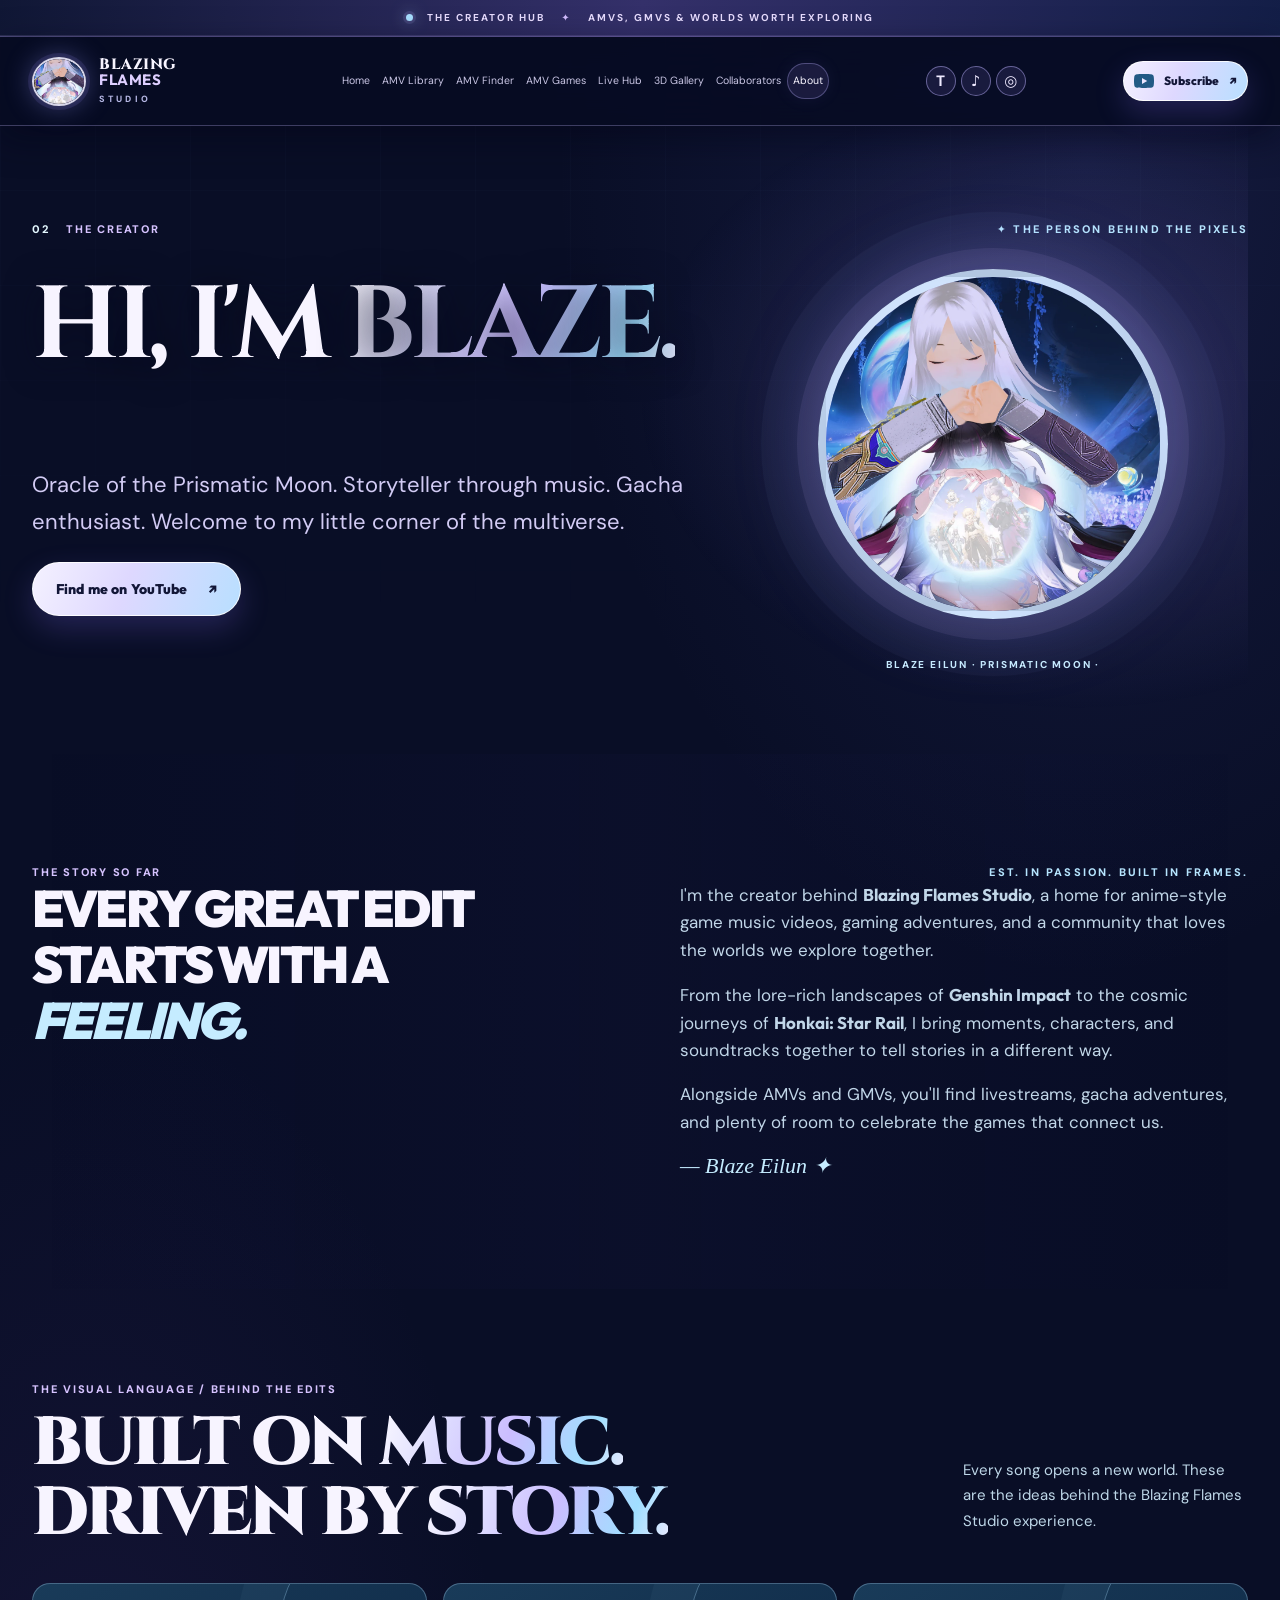
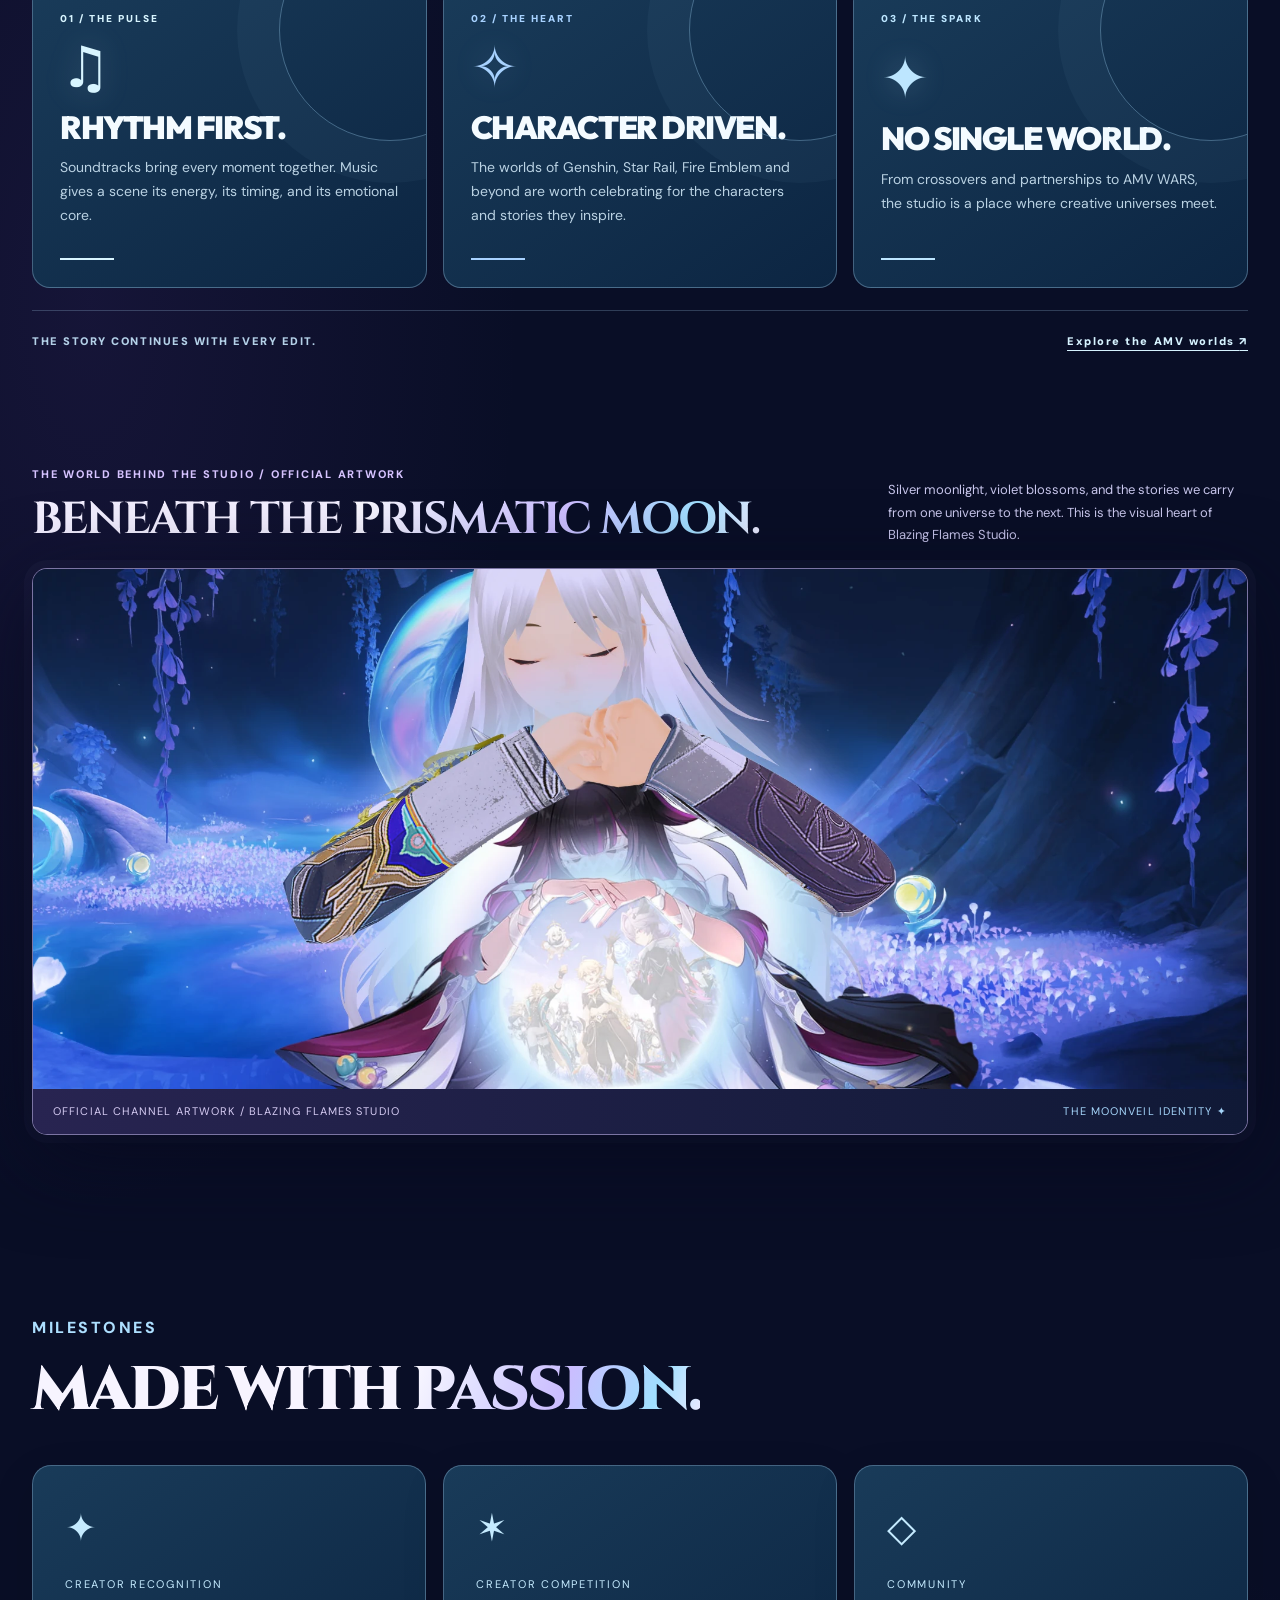
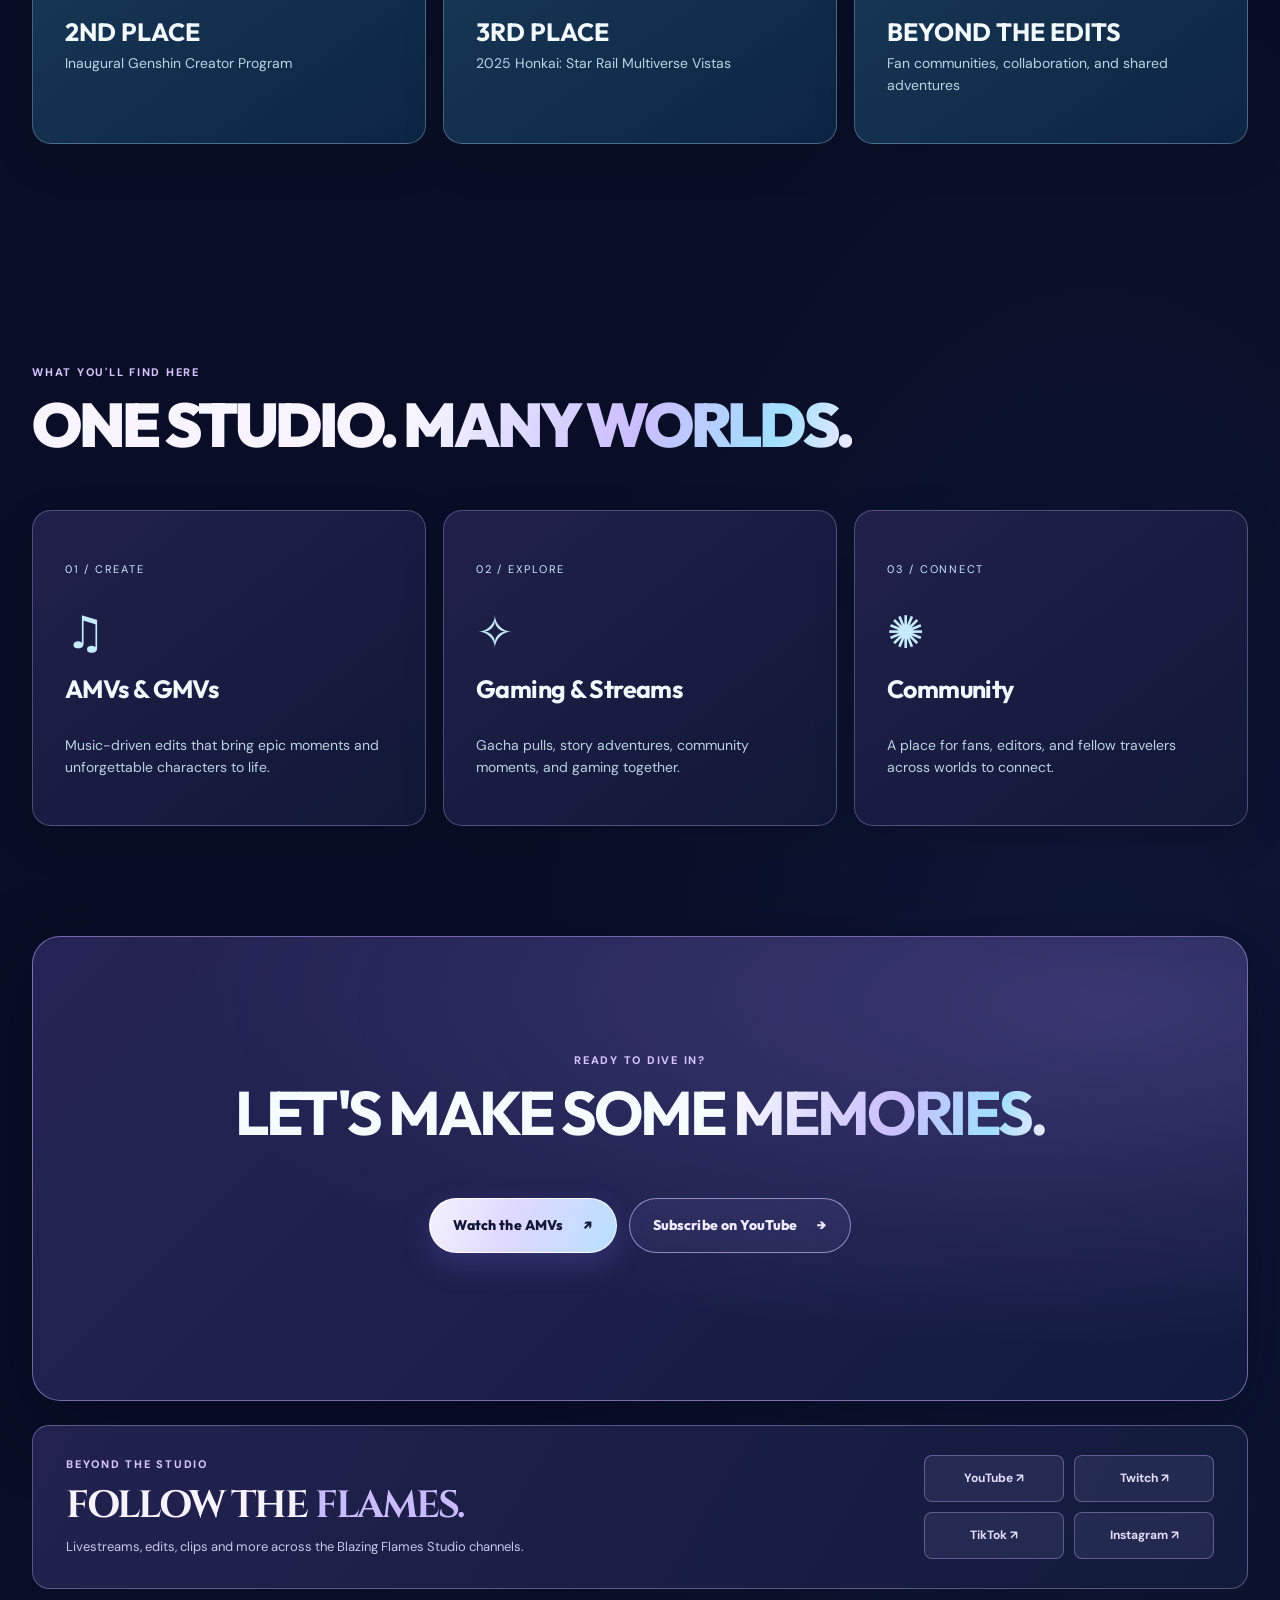
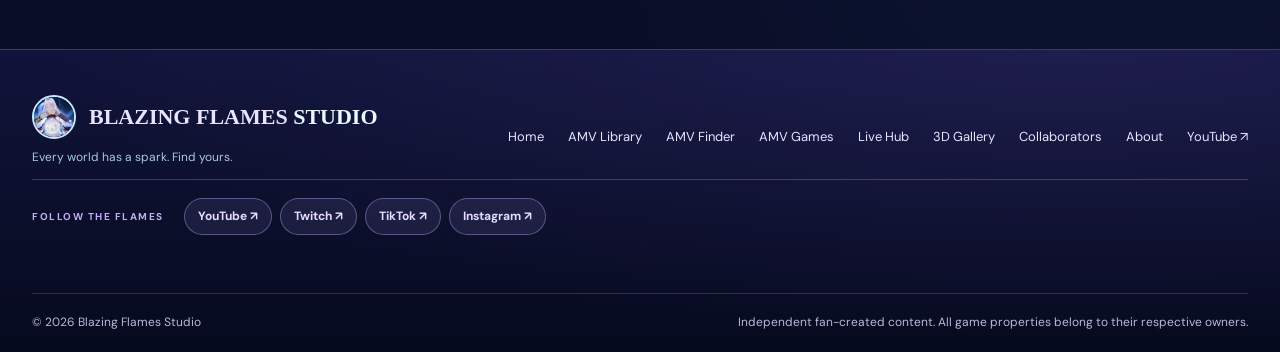
<file: about.html>
<!doctype html>
<html lang="en">
<head>
  <meta charset="utf-8"><meta name="viewport" content="width=device-width, initial-scale=1"><meta name="theme-color" content="#0b102d">
<link rel="manifest" href="manifest.webmanifest">
<link rel="apple-touch-icon" sizes="180x180" href="icons/brand-180.png">
<meta name="apple-mobile-web-app-capable" content="yes">
<meta name="apple-mobile-web-app-status-bar-style" content="black-translucent">
<meta name="apple-mobile-web-app-title" content="Blazing Flames">
<meta name="application-name" content="Blazing Flames Studio">
<link rel="stylesheet" href="pwa.css?v=2">
  <meta name="description" content="Meet Blaze Eilun, the creative force behind Blazing Flames Studio's AMVs, GMVs, and gacha gaming community.">
  <meta property="og:title" content="About Blaze Eilun | Blazing Flames Studio">
  <meta property="og:image" content="https://blazingflamesstudio.github.io/blazing-flames-studio-site/assets/channel-moonlit.webp?v=2048">
  <title>About Blaze Eilun — Blazing Flames Studio</title>
  <link rel="icon" href="assets/channel-moonlit.webp?v=2048" type="image/webp"><link rel="preconnect" href="https://fonts.googleapis.com"><link rel="preconnect" href="https://fonts.gstatic.com" crossorigin>
  <link href="https://fonts.googleapis.com/css2?family=DM+Sans:wght@400;500;600;700&family=Cinzel:wght@400;500;600;700;800&display=swap" rel="stylesheet"><link rel="stylesheet" href="styles.css">
  <link rel="stylesheet" href="theme.css?v=1"><link rel="stylesheet" href="cinematic.css?v=1">
  <link rel="stylesheet" href="lunar.css?v=3"><script src="videos.js" defer></script><script src="script.js?v=4" defer></script>
  <link rel="stylesheet" href="moonveil.css?v=5"><link rel="stylesheet" href="social-links.css?v=1">
</head>
<body data-page="about">
  <a class="skip-link" href="#main">Skip to content</a>
  <div class="announcement"><span class="announcement-dot"></span> THE CREATOR HUB <span class="announcement-divider">✦</span> AMVS, GMVS & WORLDS WORTH EXPLORING</div>
  <header class="site-header"><div class="container nav-shell">
    <a class="brand" href="index.html" aria-label="Blazing Flames Studio home"><span class="brand-icon"><img src="assets/channel-moonlit.webp?v=2048" width="48" height="48" alt="Blazing Flames Studio YouTube logo" referrerpolicy="no-referrer" onerror="this.onerror=null;this.src='favicon.svg';"></span><span class="brand-label">BLAZING <strong>FLAMES</strong><small>STUDIO</small></span></a>
    <nav class="desktop-nav" aria-label="Primary navigation"><a class="nav-link" href="index.html">Home</a><a class="nav-link" href="index.html#amvs">AMV Library</a><a class="nav-link" href="finder.html">AMV Finder</a><a class="nav-link" href="amv-game.html">AMV Games</a><a class="nav-link" href="live.html">Live Hub</a><a class="nav-link" href="viewer.html">3D Gallery</a><a class="nav-link" href="collaborations.html">Collaborators</a><a class="nav-link active" aria-current="page" href="about.html">About</a></nav>
    <div class="social-icons" role="group" aria-label="Blazing Flames Studio social channels"><a href="https://www.twitch.tv/blazingflamesstudio" target="_blank" rel="noopener noreferrer" aria-label="Blazing Flames Studio on Twitch" title="Twitch">T</a><a href="https://www.tiktok.com/@blazingflamesstudio" target="_blank" rel="noopener noreferrer" aria-label="Blazing Flames Studio on TikTok" title="TikTok">♪</a><a href="https://share.google/lZiYgDNlbbzO8L42z" target="_blank" rel="noopener noreferrer" aria-label="Blazing Flames Studio on Instagram" title="Instagram">◎</a></div><a class="nav-subscribe" href="https://www.youtube.com/@BlazingFlamesStudio" target="_blank" rel="noopener noreferrer"><svg viewBox="0 0 24 24" fill="currentColor" aria-hidden="true"><path d="M23.5 6.1a2.9 2.9 0 0 0-2-2C19.7 3.6 12 3.6 12 3.6s-7.7 0-9.5.5a2.9 2.9 0 0 0-2 2A30.3 30.3 0 0 0 0 12a30.3 30.3 0 0 0 .5 5.9 2.9 2.9 0 0 0 2 2c1.8.5 9.5.5 9.5.5s7.7 0 9.5-.5a2.9 2.9 0 0 0 2-2A30.3 30.3 0 0 0 24 12a30.3 30.3 0 0 0-.5-5.9ZM9.6 15.7V8.3l6.3 3.7-6.3 3.7Z"/></svg> Subscribe <span aria-hidden="true">↗</span></a>
    <button class="mobile-toggle" type="button" aria-label="Open menu" aria-expanded="false" aria-controls="mobile-nav"><span></span><span></span><span></span></button></div>
    <nav id="mobile-nav" class="mobile-nav" aria-label="Mobile navigation" hidden><a href="index.html">Home</a><a href="index.html#amvs">AMV Library</a><a href="finder.html">AMV Finder</a><a href="amv-game.html">AMV Games</a><a href="live.html">Live Hub</a><a href="viewer.html">3D Gallery</a><a href="collaborations.html">Collaborators</a><a href="about.html">About</a><a href="https://www.youtube.com/@BlazingFlamesStudio" target="_blank" rel="noopener noreferrer">YouTube ↗</a><a href="https://www.twitch.tv/blazingflamesstudio" target="_blank" rel="noopener noreferrer">Twitch ↗</a><a href="https://www.tiktok.com/@blazingflamesstudio" target="_blank" rel="noopener noreferrer">TikTok ↗</a><a href="https://share.google/lZiYgDNlbbzO8L42z" target="_blank" rel="noopener noreferrer">Instagram ↗</a></nav>
  </header>
  <main id="main">
    <section class="about-hero container"><div class="about-topline"><span class="kicker"><span class="kicker-number">02</span> THE CREATOR</span><span class="about-top-right">✦ THE PERSON BEHIND THE PIXELS</span></div><div class="about-hero-grid"><div><h1>HI, I'M <span class="gradient-text">BLAZE.</span></h1><p class="about-deck">Oracle of the Prismatic Moon. Storyteller through music. Gacha enthusiast. Welcome to my little corner of the multiverse.</p><a class="button button-primary" href="https://www.youtube.com/@BlazingFlamesStudio" target="_blank" rel="noopener noreferrer">Find me on YouTube <span aria-hidden="true">↗</span></a></div><div class="about-orb-wrap" aria-hidden="true"><div class="about-orb"><img src="assets/channel-moonlit.webp?v=2048" width="340" height="340" alt="" loading="eager" onerror="this.onerror=null;this.src='favicon.svg';"></div><span class="about-orbit-label">BLAZE EILUN · PRISMATIC MOON ·</span></div></div></section>
    <section class="story-section container"><div class="story-overline"><span class="kicker">THE STORY SO FAR</span><span>EST. IN PASSION. BUILT IN FRAMES.</span></div><div class="story-grid"><h2>EVERY GREAT EDIT STARTS WITH A <em>FEELING.</em></h2><div class="story-copy"><p>I'm the creator behind <strong>Blazing Flames Studio</strong>, a home for anime-style game music videos, gaming adventures, and a community that loves the worlds we explore together.</p><p>From the lore-rich landscapes of <strong>Genshin Impact</strong> to the cosmic journeys of <strong>Honkai: Star Rail</strong>, I bring moments, characters, and soundtracks together to tell stories in a different way.</p><p>Alongside AMVs and GMVs, you'll find livestreams, gacha adventures, and plenty of room to celebrate the games that connect us.</p><div class="signature">— Blaze Eilun <span>✦</span></div></div></div></section>
    <section class="edit-manifesto container" aria-labelledby="manifesto-title">
      <div class="manifesto-heading">
        <div><p class="kicker">THE VISUAL LANGUAGE / BEHIND THE EDITS</p><h2 id="manifesto-title">BUILT ON <span class="gradient-text">MUSIC.</span><br>DRIVEN BY <span class="gradient-text">STORY.</span></h2></div>
        <p>Every song opens a new world. These are the ideas behind the Blazing Flames Studio experience.</p>
      </div>
      <div class="manifesto-grid">
        <article class="manifesto-tile manifesto-rhythm"><span class="manifesto-number">01 / THE PULSE</span><span class="manifesto-symbol" aria-hidden="true">♫</span><h3>RHYTHM FIRST.</h3><p>Soundtracks bring every moment together. Music gives a scene its energy, its timing, and its emotional core.</p><div class="manifesto-line" aria-hidden="true"></div></article>
        <article class="manifesto-tile manifesto-characters"><span class="manifesto-number">02 / THE HEART</span><span class="manifesto-symbol" aria-hidden="true">✧</span><h3>CHARACTER DRIVEN.</h3><p>The worlds of Genshin, Star Rail, Fire Emblem and beyond are worth celebrating for the characters and stories they inspire.</p><div class="manifesto-line" aria-hidden="true"></div></article>
        <article class="manifesto-tile manifesto-worlds"><span class="manifesto-number">03 / THE SPARK</span><span class="manifesto-symbol" aria-hidden="true">✦</span><h3>NO SINGLE WORLD.</h3><p>From crossovers and partnerships to AMV WARS, the studio is a place where creative universes meet.</p><div class="manifesto-line" aria-hidden="true"></div></article>
      </div>
      <div class="manifesto-outro"><span>THE STORY CONTINUES WITH EVERY EDIT.</span><a href="index.html#world-portals">Explore the AMV worlds <span aria-hidden="true">↗</span></a></div>
    </section>

    <section class="identity-gallery container" aria-labelledby="identity-title">
      <div class="identity-gallery-intro">
        <div><p class="kicker">THE WORLD BEHIND THE STUDIO / OFFICIAL ARTWORK</p><h2 id="identity-title">BENEATH THE <span class="gradient-text">PRISMATIC MOON.</span></h2></div>
        <p>Silver moonlight, violet blossoms, and the stories we carry from one universe to the next. This is the visual heart of Blazing Flames Studio.</p>
      </div>
      <figure class="identity-art-frame">
        <img src="assets/channel-moonlit.webp?v=2048" width="2048" height="1152" alt="Official Blazing Flames Studio artwork: a silver-haired figure with closed eyes and clasped hands, glowing blue-violet flowers, floating spheres, and a luminous vision of anime characters." loading="lazy">
        <figcaption><span>OFFICIAL CHANNEL ARTWORK / BLAZING FLAMES STUDIO</span><span>THE MOONVEIL IDENTITY ✦</span></figcaption>
      </figure>
    </section>

    <section class="recognition-section container"><div class="section-intro compact"><div><p class="kicker">MILESTONES</p><h2>MADE WITH <span class="gradient-text">PASSION.</span></h2></div></div><div class="award-grid"><article class="award-card"><span class="award-icon">✦</span><span class="award-type">CREATOR RECOGNITION</span><strong>2ND PLACE</strong><p>Inaugural Genshin Creator Program</p></article><article class="award-card"><span class="award-icon">✶</span><span class="award-type">CREATOR COMPETITION</span><strong>3RD PLACE</strong><p>2025 Honkai: Star Rail Multiverse Vistas</p></article><article class="award-card"><span class="award-icon">◇</span><span class="award-type">COMMUNITY</span><strong>BEYOND THE EDITS</strong><p>Fan communities, collaboration, and shared adventures</p></article></div></section>
    <section class="worlds-section container"><p class="kicker">WHAT YOU'LL FIND HERE</p><h2>ONE STUDIO. <span class="gradient-text">MANY WORLDS.</span></h2><div class="world-grid"><div class="world-card"><span>01 / CREATE</span><div class="world-symbol">♫</div><h3>AMVs & GMVs</h3><p>Music-driven edits that bring epic moments and unforgettable characters to life.</p></div><div class="world-card"><span>02 / EXPLORE</span><div class="world-symbol">✧</div><h3>Gaming & Streams</h3><p>Gacha pulls, story adventures, community moments, and gaming together.</p></div><div class="world-card"><span>03 / CONNECT</span><div class="world-symbol">✺</div><h3>Community</h3><p>A place for fans, editors, and fellow travelers across worlds to connect.</p></div></div></section>
    <section class="about-cta container"><p class="kicker">READY TO DIVE IN?</p><h2>LET'S MAKE SOME <span class="gradient-text">MEMORIES.</span></h2><div class="about-cta-buttons"><a class="button button-primary" href="index.html#amvs">Watch the AMVs <span aria-hidden="true">↗</span></a><a class="button button-ghost" href="https://www.youtube.com/@BlazingFlamesStudio" target="_blank" rel="noopener noreferrer">Subscribe on YouTube <span aria-hidden="true">→</span></a></div></section>
  <section class="container social-about" aria-labelledby="follow-title"><div><p class="kicker">BEYOND THE STUDIO</p><h2 id="follow-title">FOLLOW THE <span>FLAMES.</span></h2><p>Livestreams, edits, clips and more across the Blazing Flames Studio channels.</p></div><nav aria-label="Follow our official channels"><a href="https://www.youtube.com/@BlazingFlamesStudio" target="_blank" rel="noopener noreferrer">YouTube ↗</a><a href="https://www.twitch.tv/blazingflamesstudio" target="_blank" rel="noopener noreferrer">Twitch ↗</a><a href="https://www.tiktok.com/@blazingflamesstudio" target="_blank" rel="noopener noreferrer">TikTok ↗</a><a href="https://share.google/lZiYgDNlbbzO8L42z" target="_blank" rel="noopener noreferrer">Instagram ↗</a></nav></section></main>
  <footer class="site-footer"><div class="container footer-main"><div><div class="footer-brand"><img src="assets/channel-moonlit.webp?v=2048" width="44" height="44" loading="lazy" alt="" onerror="this.onerror=null;this.src='favicon.svg';"><a class="footer-logo" href="index.html">BLAZING FLAMES <span>STUDIO</span></a></div><p>Every world has a spark. Find yours.</p></div><div class="footer-links"><a href="index.html">Home</a><a href="index.html#amvs">AMV Library</a><a href="finder.html">AMV Finder</a><a href="amv-game.html">AMV Games</a><a href="live.html">Live Hub</a><a href="viewer.html">3D Gallery</a><a href="collaborations.html">Collaborators</a><a href="about.html">About</a><a href="https://www.youtube.com/@BlazingFlamesStudio" target="_blank" rel="noopener noreferrer">YouTube ↗</a></div></div><div class="container social-footer"><span>FOLLOW THE FLAMES</span><nav aria-label="Official social media links"><a href="https://www.youtube.com/@BlazingFlamesStudio" target="_blank" rel="noopener noreferrer">YouTube ↗</a><a href="https://www.twitch.tv/blazingflamesstudio" target="_blank" rel="noopener noreferrer">Twitch ↗</a><a href="https://www.tiktok.com/@blazingflamesstudio" target="_blank" rel="noopener noreferrer">TikTok ↗</a><a href="https://share.google/lZiYgDNlbbzO8L42z" target="_blank" rel="noopener noreferrer">Instagram ↗</a></nav></div><div class="container footer-bottom"><span>© <span class="current-year">2026</span> Blazing Flames Studio</span><span>Independent fan-created content. All game properties belong to their respective owners.</span></div></footer>
  <dialog id="video-modal" class="video-modal" aria-label="Video player"><div class="modal-heading"><div><span class="modal-eyebrow">NOW PLAYING</span><h3 id="modal-title">AMV</h3></div><button type="button" class="modal-close" aria-label="Close video player">✕</button></div><div class="video-frame" id="video-frame"></div><a class="modal-youtube" id="modal-youtube" href="https://www.youtube.com/@BlazingFlamesStudio" target="_blank" rel="noopener noreferrer">Watch on YouTube ↗</a></dialog>
<script src="pwa.js?v=4" defer></script>
</body>
</html>
</file>
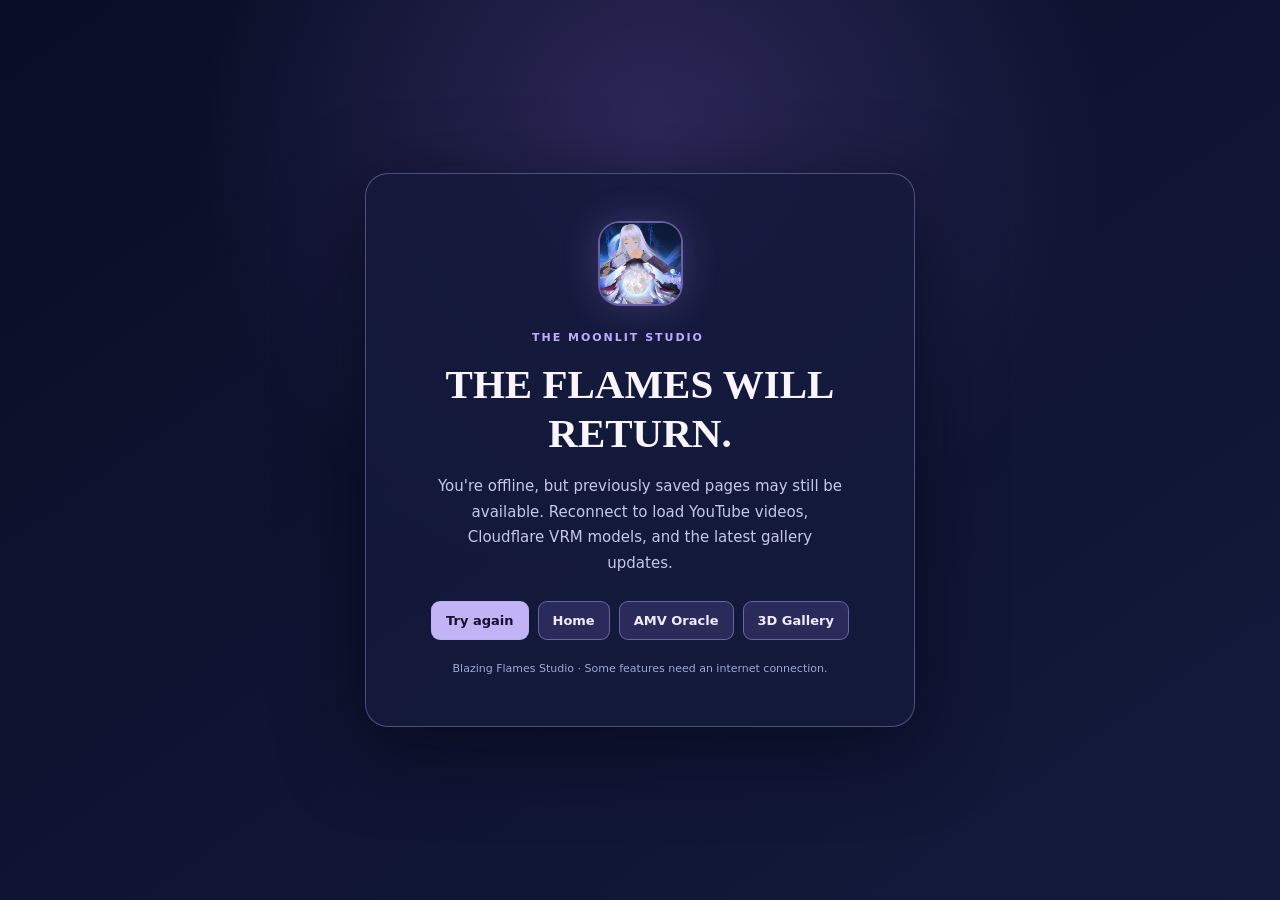
<file: offline.html>
<!doctype html>
<html lang="en">
<head>
<meta charset="utf-8"><meta name="viewport" content="width=device-width, initial-scale=1">
<meta name="theme-color" content="#090e26">
<meta name="apple-mobile-web-app-capable" content="yes">
<meta name="apple-mobile-web-app-status-bar-style" content="black-translucent">
<link rel="manifest" href="manifest.webmanifest">
<link rel="icon" href="icons/brand-192.png" type="image/png">
<link rel="apple-touch-icon" href="icons/brand-180.png">
<title>Offline | Blazing Flames Studio</title>
<style>
:root{color-scheme:dark}
*{box-sizing:border-box}
body{min-height:100vh;margin:0;background:radial-gradient(circle at 51% 15%,#45387990,transparent 45%),linear-gradient(145deg,#090e26,#131a3c);color:#f9f5ff;display:grid;place-items:center;font:15px/1.7 system-ui,-apple-system,sans-serif;padding:24px}
main{width:min(100%,550px);background:#141a3cda;border:1px solid #bbaafb5b;border-radius:23px;box-shadow:0 20px 80px #030615a3;padding:clamp(26px,6vw,47px);text-align:center}
.logo{width:85px;height:85px;margin:auto;border-radius:22px;background:#101229;border:2px solid #a08ceba1;display:grid;place-items:center;box-shadow:0 0 36px #ae8bf53c}
.logo img{height:100%;width:100%;object-fit:cover;object-position:center;border-radius:19px}
.kicker{letter-spacing:.18em;text-transform:uppercase;color:#beadff;font-size:11px;font-weight:700;margin:23px 0 12px}
h1{font-family:Georgia,serif;font-size:clamp(29px,7vw,41px);line-height:1.2;margin:10px 0 16px}
p{color:#c5c9e8;margin:0 auto 20px;max-width:410px}
.links{display:flex;gap:9px;flex-wrap:wrap;justify-content:center;margin:25px 0 20px}
a,button{border:1px solid #bbaaf373;border-radius:9px;background:#9a87f12c;color:#f2eaff;padding:11px 14px;text-decoration:none;font:700 13px system-ui;cursor:pointer}
button{background:#c1b3f6;color:#11142c}
small{display:block;color:#9da9d5;font-size:11px}
</style>
</head>
<body><main>
<div class="logo" aria-hidden="true"><img src="assets/channel-moonlit.webp" alt=""></div>
<p class="kicker">THE MOONLIT STUDIO</p>
<h1>THE FLAMES WILL RETURN.</h1>
<p>You're offline, but previously saved pages may still be available. Reconnect to load YouTube videos, Cloudflare VRM models, and the latest gallery updates.</p>
<div class="links">
<button type="button" onclick="location.reload()">Try again</button>
<a href="./index.html">Home</a><a href="./amv-game.html">AMV Oracle</a><a href="./viewer.html">3D Gallery</a>
</div>
<small>Blazing Flames Studio · Some features need an internet connection.</small>
</main></body></html>
</file>
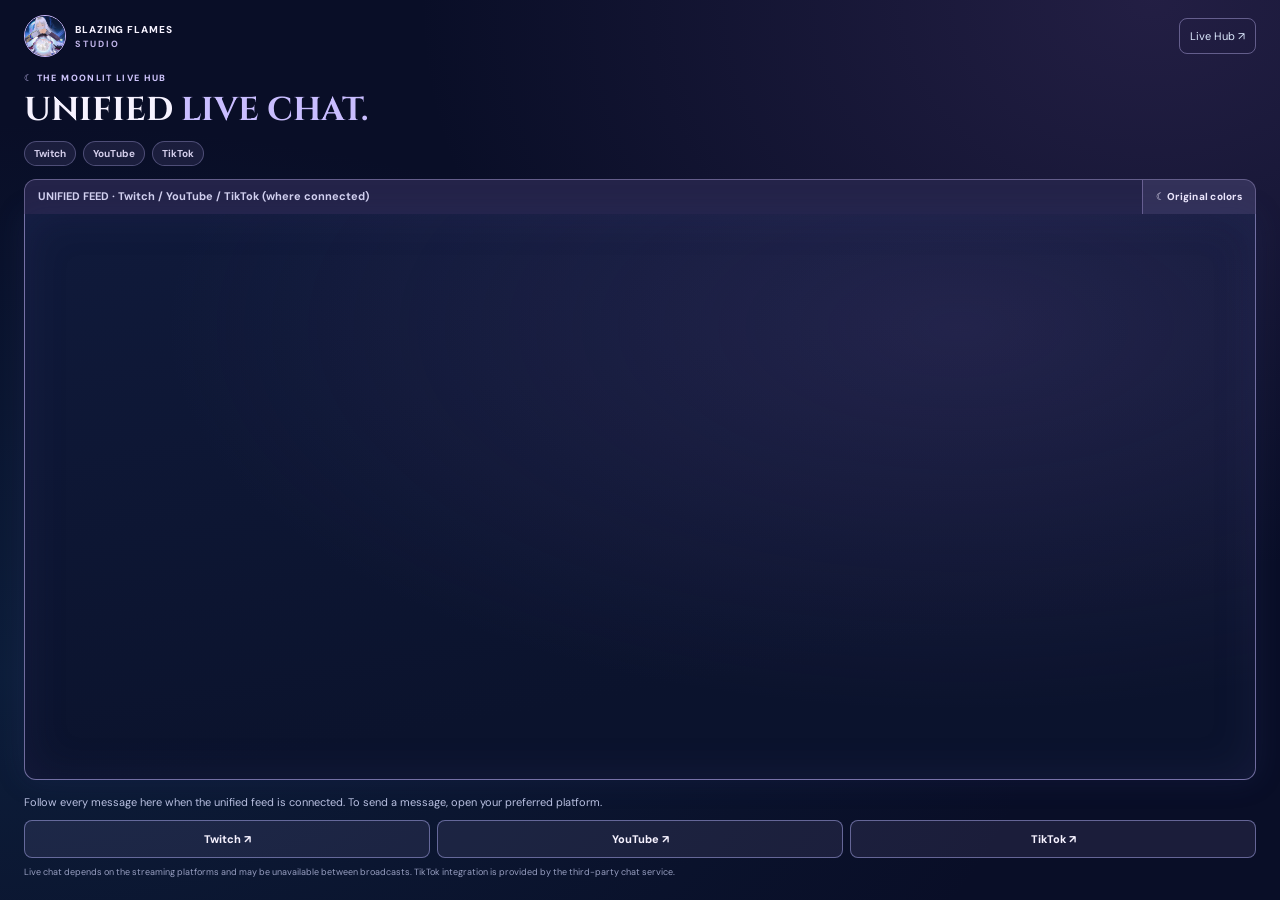
<file: unified-chat.html>
<!doctype html>
<html lang="en">
<head>
  <meta charset="utf-8">
  <meta name="viewport" content="width=device-width,initial-scale=1">
  <meta name="theme-color" content="#0b102d">
  <meta name="description" content="Blazing Flames Studio's pop-out live chat for Twitch, YouTube, and TikTok viewers.">
  <title>Unified Live Chat — Blazing Flames Studio</title>
  <link rel="icon" href="assets/channel-moonlit.webp?v=2048" type="image/webp">
  <link rel="preconnect" href="https://fonts.googleapis.com">
  <link rel="preconnect" href="https://fonts.gstatic.com" crossorigin>
  <link href="https://fonts.googleapis.com/css2?family=Cinzel:wght@500;600;700&family=DM+Sans:wght@400;500;600;700;800&display=swap" rel="stylesheet">
  <link rel="stylesheet" href="unified-chat.css?v=3">
  <script>window.BFS_UNIFIED_CHAT_OVERLAY_URL = "https://allch.at/overlay/53fd3f18-b716-49e1-a458-c40cf2f55847";</script>
  <script src="unified-chat.js?v=3" defer></script>
</head>
<body>
  <a class="skip-link" href="#chat-feed">Skip to live chat</a>
  <div class="chat-shell">
    <header class="chat-header">
      <a class="chat-brand" href="live.html#live-stage" title="Return to Blazing Flames Studio Live Hub">
        <img src="assets/channel-moonlit.webp?v=2048" width="42" height="42" alt="">
        <span>BLAZING FLAMES <strong>STUDIO</strong></span>
      </a>
      <a class="chat-return" href="live.html#live-stage">Live Hub ↗</a>
    </header>
    <div class="chat-heading">
      <p>☾ THE MOONLIT LIVE HUB</p>
      <h1>UNIFIED <span>LIVE CHAT.</span></h1>
      <div class="chat-platforms" aria-label="Supported chat platforms">
        <span>Twitch</span><span>YouTube</span><span>TikTok</span>
      </div>
    </div>
    <div class="chat-status-bar">
      <div class="chat-status" id="chat-status" role="status" aria-live="polite">Checking chat connection…</div>
      <button class="chat-appearance-toggle" type="button" id="chat-appearance-toggle" aria-pressed="true" aria-label="Switch to the original All-Chat colors">☾ Original colors</button>
    </div>
    <main id="chat-feed" class="chat-feed">
      <div id="chat-placeholder" class="chat-placeholder">
        <span class="chat-moon" aria-hidden="true">☾</span>
        <h2>ONE COMMUNITY. ALL WORLDS.</h2>
        <p id="chat-message">Checking the unified chat connection…</p>
        <button id="chat-load-twitch" type="button" hidden>Open Twitch chat instead</button>
      </div>
    </main>
    <footer class="chat-footer">
      <p>Follow every message here when the unified feed is connected. To send a message, open your preferred platform.</p>
      <nav aria-label="Reply on streaming platform">
        <a href="https://www.twitch.tv/blazingflamesstudio" target="_blank" rel="noopener noreferrer">Twitch ↗</a>
        <a href="https://www.youtube.com/@BlazingFlamesStudio/live" target="_blank" rel="noopener noreferrer">YouTube ↗</a>
        <a href="https://www.tiktok.com/@blazingflamesstudio/live" target="_blank" rel="noopener noreferrer">TikTok ↗</a>
      </nav>
      <p class="chat-footnote">Live chat depends on the streaming platforms and may be unavailable between broadcasts. TikTok integration is provided by the third-party chat service.</p>
    </footer>
  </div>
</body>
</html>
</file>
<file: pwa.css>
/* Blazing Flames Studio • PWA install and app-shell UI */
.bfs-pwa-install,.bfs-pwa-update{box-sizing:border-box;position:fixed;z-index:6000;right:18px;bottom:19px;display:flex;align-items:center;gap:12px;max-width:min(490px,calc(100vw - 24px));padding:13px 15px;border-radius:16px;border:1px solid rgba(191,177,255,.62);background:linear-gradient(125deg,#181b45fa,#222049fb);box-shadow:0 15px 50px #050818bf,0 0 25px #8a79dd30;color:#f5f0ff;font-family:'DM Sans',system-ui,sans-serif}
.bfs-pwa-install-logo{display:grid;place-items:center;flex:0 0 42px;height:42px;border-radius:12px;background:linear-gradient(130deg,#766cbe,#55388f);color:#f9edbc;font-size:26px}
.bfs-pwa-install-copy{min-width:0;flex:1}
.bfs-pwa-install-copy strong{font-size:13px;line-height:1.35;display:block}
.bfs-pwa-install-copy p{font-size:11px;line-height:1.5;color:#c7c5eb;margin:3px 0 0}
.bfs-pwa-install button,.bfs-pwa-update button,.bfs-pwa-guide button{font:inherit;cursor:pointer}
.bfs-pwa-install-action,.bfs-pwa-update button:not(.bfs-pwa-update-close){flex-shrink:0;background:linear-gradient(125deg,#c5b5fc,#9da4ee);color:#191438!important;border:0!important;border-radius:9px;padding:10px 12px;font-size:12px;font-weight:800;white-space:nowrap}
.bfs-pwa-install-dismiss,.bfs-pwa-update-close{flex-shrink:0;background:transparent!important;border:0!important;color:#d5d4f7!important;font-size:22px;line-height:1;padding:4px;align-self:flex-start}
.bfs-pwa-install button:focus-visible,.bfs-pwa-update button:focus-visible,.bfs-pwa-guide button:focus-visible,.bfs-pwa-tabs a:focus-visible{outline:2px solid #e0c8ff;outline-offset:3px}
.bfs-pwa-update{bottom:18px;font-size:12px;gap:11px}
.bfs-pwa-update span{flex:1;min-width:0}
.bfs-pwa-guide{position:fixed;inset:0;margin:auto;max-width:min(420px,calc(100vw - 26px));border-radius:17px;border:1px solid #b4a1fa8c;background:#151a3a;color:#f1edff;padding:26px;box-shadow:0 24px 80px #050713;font-family:'DM Sans',system-ui,sans-serif}
.bfs-pwa-guide::backdrop{background:#020413b9}
.bfs-pwa-guide h2{font:700 clamp(22px,5vw,29px)/1.25 Cinzel,Georgia,serif;margin:0 0 14px}
.bfs-pwa-guide p{color:#d2d0eb;line-height:1.7;font-size:14px}
.bfs-pwa-guide-note{font-size:12px!important;color:#aab1df!important}
.bfs-pwa-guide button{margin-top:10px}
.bfs-pwa-tabs{display:none}
.bfs-pwa-toast{position:fixed;z-index:6200;bottom:90px;left:50%;transform:translateX(-50%);width:max-content;max-width:calc(100vw - 24px);padding:12px 17px;background:#111a3a;box-shadow:0 10px 32px #04071fa0;color:#f2ecff;border:1px solid #c3b5fa7c;border-radius:10px;font:600 12px/1.5 'DM Sans',system-ui,sans-serif;text-align:center}
.bfs-pwa-toast[hidden]{display:none}
@media (max-width:560px){
 .bfs-pwa-install,.bfs-pwa-update{left:10px;right:10px;bottom:calc(13px + env(safe-area-inset-bottom));max-width:none;padding:11px 10px;gap:9px}
 .bfs-pwa-install-logo{flex-basis:36px;height:36px;font-size:21px}
 .bfs-pwa-install-copy strong{font-size:12px}
 .bfs-pwa-install-copy p{font-size:10px}
 .bfs-pwa-install-action{font-size:11px;padding:9px}
}
@media (max-width:800px) and (display-mode:standalone){
 body.bfs-pwa-standalone{padding-bottom:calc(74px + env(safe-area-inset-bottom))}
 .bfs-pwa-tabs{position:fixed;left:0;bottom:0;right:0;z-index:5000;padding:5px 5px calc(8px + env(safe-area-inset-bottom));min-height:66px;box-sizing:border-box;display:flex;justify-content:space-around;align-items:center;background:#111733f4;border-top:1px solid #c9b7fa62;box-shadow:0 -8px 30px #080c26b8;backdrop-filter:blur(18px);-webkit-backdrop-filter:blur(18px)}
 .bfs-pwa-tabs a{display:flex;flex:1;align-items:center;justify-content:center;flex-direction:column;gap:4px;text-decoration:none!important;color:#babde3!important;font:600 10px/1.25 'DM Sans',system-ui,sans-serif;padding:5px 1px;border-radius:8px;min-width:0}
 .bfs-pwa-tabs a[aria-current="page"]{color:#f2e7ff!important;background:#a294eb25}
 .bfs-pwa-tab-icon{font-size:21px;line-height:1.05}
 .bfs-pwa-toast{bottom:calc(90px + env(safe-area-inset-bottom))}
}
@media (prefers-reduced-motion: reduce){.bfs-pwa-install,.bfs-pwa-tabs{transition:none}}

/* Exact channel artwork in the install banner, not a generic glyph. */
.bfs-pwa-install-logo{display:block;object-fit:cover;object-position:center;box-shadow:0 0 18px #9cb9ff40;border:1px solid #beaefc88}
</file>
<file: styles.css>
:root{color-scheme:dark;--bg:#090a14;--panel:#121425;--surface:#1b2036;--fg:#f7f5ff;--muted:#aba9bf;--orange:#ff905d;--pink:#df66ed;--line:#323047}*{box-sizing:border-box}html{scroll-behavior:smooth}body{margin:0;background:radial-gradient(ellipse at 70% 7%,#281b44 0%,transparent 32%),var(--bg);color:var(--fg);font:16px/1.6 "DM Sans",Arial,sans-serif}h1,h2,h3,strong,.brand-label,.button{font-family:"Space Grotesk",Arial,sans-serif}h1,h2,h3,p{margin-top:0}h1,h2{line-height:1.07;letter-spacing:-.045em}h1{font-size:clamp(3.8rem,8vw,7.4rem)}h2{font-size:clamp(2.3rem,4.8vw,4.5rem)}a{color:inherit;text-decoration:none}button{font:inherit;color:inherit;cursor:pointer}button:disabled{opacity:.3;cursor:default}img{max-width:100%}.container{width:min(1160px,calc(100% - 44px));margin-inline:auto}.gradient-text{background:linear-gradient(110deg,#ffbe6b,#ff7d81 40%,#cf74f4 85%);-webkit-background-clip:text;background-clip:text;color:transparent}.skip-link{position:absolute;top:-100px;z-index:10;padding:12px;background:white;color:black}.skip-link:focus{top:0}.announcement{padding:9px;text-align:center;font-size:10px;font-weight:bold;letter-spacing:.22em;background:#161023;color:#dfbadf}.announcement-divider{padding:0 12px;color:var(--orange)}.announcement-dot,.live-dot{display:inline-block;width:7px;height:7px;border-radius:50%;background:#ff9563;margin-right:10px}.site-header{position:sticky;top:0;background:#080913e8;backdrop-filter:blur(18px);z-index:8;border-bottom:1px solid #282235}.nav-shell{display:flex;align-items:center;justify-content:space-between;min-height:83px;gap:16px}.brand{display:flex;align-items:center;gap:9px}.brand-icon svg{width:43px;height:43px}.brand-label{line-height:1;letter-spacing:.045em;font-size:18px;font-weight:700}.brand-label strong{color:var(--orange)}.brand-label small{display:block;letter-spacing:.47em;margin-top:7px;color:#c2b5d0;font-size:9px}.desktop-nav{display:flex;gap:32px}.nav-link{font-size:13px;color:#bbb6d2}.nav-link:hover,.nav-link.active{color:#fff}.nav-subscribe{display:flex;align-items:center;gap:10px;padding:10px 16px;border:1px solid #6b446b;border-radius:25px;font-weight:bold;font-size:12px}.nav-subscribe svg{width:20px;height:20px;color:#ff8888}.mobile-toggle,.mobile-nav{display:none}.hero{min-height:690px;display:grid;grid-template-columns:1.05fr .95fr;gap:30px;align-items:center;position:relative;padding-block:74px}.eyebrow,.kicker,.about-top-right,.story-overline>span:last-child{letter-spacing:.21em;font-size:11px;color:#eb9ca9;font-weight:700}.eyebrow-line{display:inline-block;background:#7a4f72;width:30px;height:1px;margin:0 8px;vertical-align:middle}.hero-description,.section-intro p,.about-deck,.story-copy,.join-section>p:not(.kicker){font-size:18px;color:#b8b5c9;max-width:580px}.hero-description strong{color:white}.hero h1{margin:20px 0 26px}.hero-actions,.about-cta-buttons{display:flex;gap:12px;flex-wrap:wrap;margin-block:32px}.button{display:inline-flex;align-items:center;justify-content:center;gap:20px;padding:15px 23px;border-radius:7px;font-size:14px;font-weight:700;transition:transform .2s,filter .2s}.button:hover{transform:translateY(-3px);filter:brightness(1.15)}.button-primary{background:linear-gradient(105deg,#f6a664,#e977b2);color:#161020}.button-ghost,.button-outline{border:1px solid #67516e}.button-light{background:#fff;color:#1d1432}.hero-tagline{display:flex;gap:10px;align-items:center;flex-wrap:wrap;color:#a9a3bb;letter-spacing:.16em;font-size:10px}.tagline-line{height:1px;width:35px;background:#a2758a}.tagline-dot{width:4px;height:4px;border-radius:50%;background:#e5907c}.hero-art{min-height:490px;display:grid;place-items:center;position:relative;isolation:isolate}.moon-glow{position:absolute;width:75%;aspect-ratio:1;border-radius:50%;background:radial-gradient(circle,#884b9b88,#eb695029 50%,transparent 71%);filter:blur(23px);z-index:-1}.orbit{position:absolute;width:92%;aspect-ratio:1;border:1px solid #ab65953d;border-radius:50%;transform:rotate(-28deg) scaleY(.68);z-index:-1}.orbit-two{width:110%;transform:rotate(48deg) scaleY(.68)}.hero-feature{border:5px solid #c879a255;background:#151429;position:relative;width:min(88%,480px);aspect-ratio:16/10;border-radius:22px;padding:0;overflow:hidden;box-shadow:0 25px 90px #0008}.hero-feature img{height:100%;width:100%;object-fit:cover}.feature-overlay{position:absolute;inset:0;display:grid;place-items:center;background:#100b1a40}.play-disc,.card-play{display:grid;place-items:center;background:linear-gradient(110deg,#ff9765,#d765eb);color:#120f1a;border-radius:50%;font-size:21px;width:65px;height:65px;box-shadow:0 4px 30px #0007}.feature-label{position:absolute;bottom:15px;left:15px;background:#130b26dd;border:1px solid #a569a6;border-radius:20px;padding:6px 15px;font-size:11px;font-weight:700;letter-spacing:.12em}.floating-note,.orbital-text{position:absolute;font-size:11px;font-weight:700;letter-spacing:.14em;color:#eac9e7}.floating-note{padding:9px 15px;border:1px solid #a16c9755;border-radius:18px;background:#1b1234b5}.note-a{top:11%;left:3%}.note-b{right:-2%;bottom:15%}.text-top{top:1%}.text-bottom{bottom:0}.ticker{border-block:1px solid #37263e;overflow:hidden;background:#140e21}.ticker-track{display:flex;justify-content:space-around;gap:35px;white-space:nowrap;padding:17px 10px;color:#e9b3be;letter-spacing:.19em;font-size:11px;font-weight:bold}.ticker-track i{color:#f89168}.library-section,.worlds-section,.recognition-section,.story-section{padding-block:110px}.section-intro{display:flex;align-items:end;justify-content:space-between;gap:28px;margin-bottom:32px}.kicker-number{color:#ffb778;margin-right:12px}.section-intro h2{margin:14px 0 12px}.section-intro p{font-size:16px}.text-arrow{color:#e6a2bc;font-weight:bold;font-size:13px;white-space:nowrap}.category-pills{display:flex;gap:10px;flex-wrap:wrap;margin-bottom:15px}.pill{padding:10px 16px;border:1px solid #474057;border-radius:30px;background:transparent;font-size:13px;color:#bdb7ca}.pill.active,.pill:hover{background:#66365c;color:#fff;border-color:#aa6593}.catalog-status{font-size:12px;color:#9590af;margin-bottom:35px}.carousel-block{padding-block:23px 41px;border-top:1px solid #3b344b}.carousel-block[hidden]{display:none}.carousel-heading{display:flex;align-items:end;justify-content:space-between;margin-bottom:19px;gap:20px}.carousel-heading h3{font-size:28px;line-height:1.2;margin:0 0 4px}.carousel-heading h3 span{display:block;color:#ef9eae;font-size:10px;letter-spacing:.2em;margin-bottom:9px}.carousel-subtitle{color:#aaa7bd;font-size:14px}.carousel-arrows{display:flex;gap:7px}.arrow-button{width:40px;height:40px;border:1px solid #61536a;background:#21182e;border-radius:50%;font-size:21px}.carousel-track{display:flex;gap:19px;overflow-x:auto;scroll-snap-type:x mandatory;scrollbar-width:thin;padding:4px 4px 22px}.amv-card{flex:0 0 clamp(240px,27vw,310px);min-width:0;scroll-snap-align:start}.card-watch{text-align:left;background:#181627;border:1px solid #3c3149;border-radius:14px;overflow:hidden;padding:0;width:100%;height:100%;display:flex;flex-direction:column}.card-watch:hover{border-color:#d482a9;transform:translateY(-2px)}.card-image{display:block;position:relative;aspect-ratio:16/9;width:100%;overflow:hidden}.card-image img{display:block;width:100%;height:100%;object-fit:cover}.card-index{position:absolute;top:11px;left:11px;background:#0b0929c9;padding:3px 9px;font-size:11px;border-radius:12px}.card-play{position:absolute;left:50%;top:50%;transform:translate(-50%,-50%);width:48px;height:48px;font-size:17px}.card-meta{display:flex;justify-content:space-between;gap:8px;padding:15px 15px 0;font-size:11px;color:#ea92ad}.card-title{font-weight:bold;font-size:17px;line-height:1.25;padding:7px 15px;color:white}.card-tag{color:#aba5c0;font-size:12px;padding:0 15px 17px}.collection-footer{text-align:center;border-top:1px solid #342b47;padding-top:35px;color:#aaa6bd}.creator-banner{min-height:400px;border-radius:22px;background:radial-gradient(circle at 80% 40%,#b9569c66,transparent 32%),linear-gradient(130deg,#4b2d65,#20153c 70%);display:flex;align-items:center;padding:50px 8%;position:relative;overflow:hidden}.banner-copy{max-width:600px;position:relative;z-index:1}.banner-copy h2{font-size:clamp(38px,6vw,65px)}.banner-copy h2 span{color:#ffad9d}.banner-copy p:not(.kicker){color:#dfd2e9}.banner-moon{position:absolute;right:11%;top:12%;height:250px;width:250px;border-radius:50%;background:radial-gradient(circle at 30% 30%,#ffd9aa,#ca7ec3 45%,#55388c 80%);box-shadow:0 0 70px #d476ba66;display:grid;place-items:center;font-size:140px;color:#ffffff7a}.banner-stars{display:none}.join-section,.about-cta{text-align:center;padding-block:115px}.join-section p,.about-cta p{margin-inline:auto}.site-footer{border-top:1px solid #372e46;background:#0d0c19;padding-block:45px 20px}.footer-main,.footer-bottom{display:flex;justify-content:space-between;align-items:center;gap:30px}.footer-logo{font-family:"Space Grotesk";font-weight:bold;font-size:22px}.footer-logo span{color:#ed8d9d}.footer-main p,.footer-bottom{font-size:12px;color:#a9a5ba}.footer-links{display:flex;gap:24px;font-size:13px}.footer-bottom{border-top:1px solid #34273f;margin-top:40px;padding-top:19px}.video-modal{border:1px solid #86648c;background:#121221;color:white;width:min(95vw,940px);padding:25px;border-radius:18px;box-shadow:0 20px 100px #000}.video-modal::backdrop{background:#000b}.modal-heading{display:flex;align-items:center;justify-content:space-between}.modal-heading h3{font-size:22px}.modal-eyebrow{font-size:10px;letter-spacing:.2em;color:#f9a3af}.modal-close{background:transparent;border:1px solid #7a657a;border-radius:50%;height:38px;width:38px}.video-frame{aspect-ratio:16/9;background:#000}.video-frame iframe{border:0;width:100%;height:100%}.modal-youtube{display:inline-block;margin-top:15px;color:#f4a0a2}.about-hero{padding-block:80px 100px}.about-topline,.story-overline{display:flex;justify-content:space-between;gap:12px}.about-hero-grid{display:grid;grid-template-columns:1.4fr .6fr;align-items:center;min-height:350px}.about-deck{font-size:22px}.about-orb-wrap{position:relative;display:grid;place-items:center}.about-orb{height:min(30vw,295px);width:min(30vw,295px);border-radius:50%;background:radial-gradient(circle at 35% 32%,#ffc28f,#bb69c3 58%,#3e2a77);box-shadow:0 0 65px #a765ba70;display:grid;place-items:center;font-size:80px}.about-orbit-label{position:absolute;bottom:-40px;letter-spacing:.18em;font-size:10px;color:#cb91c7}.story-grid{display:grid;grid-template-columns:1fr 1fr;gap:80px}.story-grid h2{font-size:clamp(33px,4vw,53px)}.story-grid h2 em{color:#e79dbf}.story-copy p{font-size:17px}.signature{font:italic 22px cursive;color:#e49cb4}.award-grid,.world-grid{display:grid;grid-template-columns:repeat(3,1fr);gap:17px}.award-card,.world-card{padding:32px;background:#171627;border:1px solid #40364d;border-radius:15px;min-height:230px}.award-icon{display:block;color:#ea9ea0;font-size:38px}.award-type,.world-card>span{display:block;color:#e9a4a7;letter-spacing:.16em;font-size:11px;margin:18px 0}.award-card strong{display:block;font-size:25px}.award-card p,.world-card p{color:#ada9bb;font-size:14px}.world-symbol{font-size:45px;color:#ffae8d}.world-card h3{font-size:25px}.about-cta{border-top:1px solid #41334d}.about-cta-buttons{justify-content:center}@media(max-width:900px){.hero{grid-template-columns:1fr;padding-top:65px;min-height:0}.hero-art{min-height:380px}.banner-moon{opacity:.3}.story-grid{gap:30px}.award-grid,.world-grid{grid-template-columns:1fr 1fr}}@media(max-width:760px){.desktop-nav,.nav-subscribe{display:none}.mobile-toggle{display:flex;flex-direction:column;gap:5px;background:transparent;border:0;padding:12px}.mobile-toggle span{width:24px;height:2px;background:#eac4d9}.mobile-nav:not([hidden]){display:flex;flex-direction:column;gap:15px;padding:18px 22px 24px;background:#1b1627}.mobile-nav a{border-bottom:1px solid #362b42;padding-bottom:9px}.announcement{font-size:8px;letter-spacing:.1em}.hero{padding-block:48px}.hero-art{min-height:310px}.floating-note,.orbital-text{display:none}.hero h1{font-size:clamp(3.4rem,12vw,6rem)}.library-section,.worlds-section,.recognition-section,.story-section{padding-block:65px}.section-intro,.footer-main,.footer-bottom{align-items:flex-start;flex-direction:column}.section-intro h2{font-size:40px}.carousel-heading h3{font-size:24px}.amv-card{flex-basis:83vw;max-width:310px}.creator-banner{padding:35px 25px}.banner-moon{right:-50px}.about-hero-grid,.story-grid{grid-template-columns:1fr}.about-orb-wrap{display:none}.award-grid,.world-grid{grid-template-columns:1fr}.footer-links{flex-wrap:wrap}.about-top-right{display:none}.about-hero{padding-block:60px}.about-hero h1{font-size:clamp(3.4rem,12vw,6rem)}}

/* === BLazing Flames Studio / Ember & Celestial Brand Refresh === */
:root{
  --bg:#08080b;--panel:#171116;--surface:#25181a;--fg:#fff5ec;
  --muted:#c4b3af;--orange:#ffbc67;--pink:#e34e42;--line:#583131;
  --ember:#ff6b3b;--blood:#aa2726;--gold:#f6bb6e;--starlight:#d8d1ff;
}
body{font-family:"DM Sans",Arial,sans-serif;background:
radial-gradient(ellipse at 78% 10%,#5f1c1d48 0%,transparent 37%),
radial-gradient(ellipse at 3% 33%,#67302b1b,transparent 33%),#08080b;color:var(--fg)}
h1,h2,h3,strong,.brand-label,.button{font-family:"Cinzel",Georgia,serif}
h1{font-weight:800;letter-spacing:-.055em;text-wrap:balance}
h2,h3{font-weight:700;letter-spacing:-.025em}
h1,h2{line-height:1.09}
.gradient-text{background:linear-gradient(115deg,#fff0ca 0%,#ffc16a 35%,#f15c3e 75%,#b5242c 100%);-webkit-background-clip:text;background-clip:text;color:transparent}
.announcement{background:linear-gradient(90deg,#240e13,#4e191b 50%,#210f18);border-bottom:1px solid #79402c;color:#ffd19b}
.announcement-dot,.live-dot{background:#ff7936}
.announcement-divider,.ticker-track i,.kicker-number,.text-arrow{color:var(--gold)}
.site-header{background:#0b0a0bee;border-color:#713b2b80}
.nav-link{color:#d3b8b1}.nav-link:hover,.nav-link.active{color:#ffcf85}
.nav-subscribe{border-color:#b45d34;background:#311718;color:#ffe6b0}
.nav-subscribe svg{color:#ff5d3b}
.brand-label{font-size:15px;color:#ffeccc}.brand-label strong{color:#ffab58}
.brand-label small{color:#e0a288}
.hero{min-height:710px}
.hero::before{content:"";position:absolute;inset:0;pointer-events:none;background:
radial-gradient(circle at 80% 50%,#be552724,transparent 30%),
repeating-linear-gradient(90deg,transparent 0 84px,#f5ac6d08 85px 86px);
mask-image:linear-gradient(90deg,transparent 15%,black 75%)}
.hero h1{font-size:clamp(3.5rem,7.1vw,6.6rem);text-shadow:0 2px 35px #160b09}
.eyebrow,.kicker{color:#e7a58c}
.hero-description,.section-intro p,.about-deck,.story-copy,.join-section>p:not(.kicker){color:#cebdb5}
.button-primary{background:linear-gradient(110deg,#ffd18a,#ec843c 55%,#b8342d);color:#1b0b0c;border:1px solid #f3b774}
.button-ghost,.button-outline{border-color:#9a614d;background:#200e12b8}
.hero-art{isolation:isolate}
.orbit{border-color:#ed9d5988;transform:rotate(-30deg) scaleY(.78)}
.orbit-two{border-color:#9f35446b}
.moon-glow{background:radial-gradient(circle,#ed7c5263,#aa292c25 48%,transparent 71%);filter:blur(32px)}
.hero-feature{border-color:#c27a45;background:#0f0a10;box-shadow:0 26px 100px #000b,0 0 50px #a8422433;transform:rotate(-2deg)}
.hero-feature:hover{transform:translateY(-5px) rotate(0)}
.play-disc,.card-play{background:linear-gradient(130deg,#ffd38e,#ed783e,#a72d2e);color:#13090a}
.feature-label{background:#1e0d10f0;border-color:#bf7b43;color:#ffe8c0}
.floating-note{background:#250e11de;border-color:#e68b5b66;color:#ffd6b9}
.orbital-text{color:#ffd1ac}
.hero-brand-mark{display:block;width:100%;text-align:center;margin-bottom:14px;color:#f3bd83;font-size:12px;letter-spacing:.25em}
.ticker{background:linear-gradient(90deg,#2d0f14,#511e20,#2c0f15);border-color:#753e2c}
.ticker-track{color:#ffd0aa}
.pill{border-color:#704238;background:#1c1114;color:#dbbeb4}
.pill.active,.pill:hover{background:#823b27;border-color:#f5ad72;color:#fff5e6}
.catalog-status,.carousel-subtitle,.card-tag{color:#c9aca2}
.carousel-block,.collection-footer{border-color:#55312c}
.arrow-button{background:#30181b;border-color:#a65c3a}
.card-watch{background:#180f12;border-color:#623c33}
.card-watch:hover{border-color:#e99b5d}
.card-meta,.carousel-heading h3 span{color:#ffb66b}
.creator-banner{background:radial-gradient(circle at 78% 46%,#ad472fa1,transparent 38%),linear-gradient(135deg,#4f191c,#170e14 70%);border:1px solid #91563e}
.banner-copy h2 span{color:#ffbd70}
.banner-moon{background:radial-gradient(circle at 35% 26%,#ffe5a9,#db914f 37%,#7b323b 67%,#250f20);box-shadow:0 0 80px #ed703c66}
.button-light{background:#ffe7bd;color:#401a19}
.site-footer{background:#0b090b;border-color:#593229}
.footer-logo span{color:#fcb66e}
.footer-main p,.footer-bottom{color:#b59c96}
.video-modal{background:#180e13;border-color:#a66b48}
.modal-eyebrow,.modal-youtube{color:#ffc27f}
.about-orb{background:radial-gradient(circle at 35% 32%,#ffd28a,#d87342 51%,#4b1824);box-shadow:0 0 80px #d8683a88}
.about-orbit-label,.signature{color:#efb887}
.award-card,.world-card{background:linear-gradient(145deg,#231316,#150d12);border-color:#703e34}
.award-icon,.award-type,.world-card>span,.world-symbol{color:#eeb36f}
.world-card p,.award-card p{color:#c6aaa1}
.about-hero .about-deck{max-width:660px}

/* Architectural details: thin celestial dividers, diamonds and warm ambient glows */
.ember-divider{height:1px;background:linear-gradient(90deg,transparent,#b2693e 15%,#f5bd75 50%,#b2693e 85%,transparent);opacity:.7}
/* Optional owned artwork. The gradient design remains usable before image upload. */
.about-orb{background:url("blaze-eilun.webp") center 13% / 125% auto no-repeat,radial-gradient(circle at 35% 32%,#ffd28a,#d87342 51%,#4b1824)}
.about-orb-inner{opacity:.12}

/* YouTube playlists: full collections stay accessible while cards are appended on demand */
.catalog-status{margin:13px 0 24px;color:#dbaf93;font-size:12px;letter-spacing:.04em}
.carousel-playlist-link{display:inline-flex;align-items:center;margin-top:9px;color:#f3b37c;font-size:12px;font-weight:600;text-decoration:underline;text-decoration-color:#ad7659;text-underline-offset:3px}
.carousel-playlist-link:hover,.carousel-playlist-link:focus-visible{color:#ffe1b5;text-decoration-color:#ffe1b5}
.carousel-playlist-link:focus-visible{outline:2px solid #ffcb86;outline-offset:3px}
</file>
<file: theme.css>
/* Blazing Flames Studio — Prismatic Ember theme
   Source avatar: channel's official YouTube image, supplied by the creator.
   Color effects remain atmospheric so the actual logo is the visual anchor. */
@import url('https://fonts.googleapis.com/css2?family=DM+Sans:wght@400;500;600;700;800&family=Outfit:wght@400;500;600;700;800;900&display=swap');
:root {
  color-scheme: dark;
  --bg:#080810;
  --panel:#171521;
  --surface:#211b2a;
  --fg:#faf4fb;
  --muted:#bbb0c8;
  --orange:#ffaf78;
  --pink:#ff72bc;
  --violet:#a38bff;
  --line:rgba(244,210,255,.13);
  --gold:#ffce96;
  --brand-max:1220px;
  --channel-logo-url:url("https://yt3.googleusercontent.com/L88dSplX1Zz9UUW6dOG319isxwZ7_Rip4eQ_RtyV9HS4Ilvt5DQXnEqvxHtFqtwS9PefvE2ojQ=s160-c-k-c0x00ffffff-no-rj");
}
html { scroll-behavior:smooth; scroll-padding-top:110px; }
body {
  overflow-x:hidden;
  color:var(--fg);
  font-family:'DM Sans',system-ui,sans-serif;
  background:
    radial-gradient(ellipse 58% 32% at 88% 4%,rgba(184,95,202,.13),transparent 75%),
    radial-gradient(ellipse 45% 28% at 6% 37%,rgba(197,84,124,.08),transparent 75%),
    linear-gradient(180deg,#0c0913 0%,#080810 50%,#100c16 100%);
}
body::before {
  content:'';
  position:fixed;
  inset:0;
  z-index:-1;
  pointer-events:none;
  opacity:.18;
  background-image:linear-gradient(rgba(244,200,255,.12) 1px,transparent 1px),
                   linear-gradient(90deg,rgba(244,200,255,.12) 1px,transparent 1px);
  background-size:95px 95px;
  mask-image:linear-gradient(to bottom,black,transparent 78%);
}
h1,h2,h3,strong,.brand-label,.button,.nav-subscribe { font-family:'Outfit','DM Sans',sans-serif; }
h1,h2 { letter-spacing:-.055em; }
.container { width:min(var(--brand-max),calc(100% - 64px)); }
.gradient-text {
  background:linear-gradient(105deg,#fff1d9 0%,#ffb98e 22%,#fa85b8 51%,#b6a4ff 80%,#e9b7fc 100%);
  -webkit-background-clip:text;background-clip:text;color:transparent;
}
::selection { background:#c463a8;color:#fff; }
a:focus-visible,button:focus-visible {
  outline:3px solid #fdb3e6;
  outline-offset:4px;
}
.announcement {
  background:linear-gradient(90deg,#241528 0%,#3a203b 50%,#211525 100%);
  color:#efd4e3;
  border-bottom:1px solid rgba(255,197,219,.12);
  padding:10px;
  font-size:10px;
  letter-spacing:.2em;
}
.announcement-dot,.live-dot {
  background:#ffb179;
  box-shadow:0 0 12px rgba(255,160,108,.8);
}
.announcement-divider {color:#ffa8c5;}
.site-header {
  background:rgba(13,10,20,.84);
  backdrop-filter:blur(22px) saturate(135%);
  -webkit-backdrop-filter:blur(22px) saturate(135%);
  border-bottom:1px solid rgba(237,181,242,.13);
  box-shadow:0 10px 36px rgba(0,0,0,.13);
}
.nav-shell { min-height:90px; gap:22px; }
.brand { gap:13px; min-width:0; }
.brand-icon {
  position:relative;
  width:54px;
  height:54px;
  border-radius:50%;
  flex:0 0 54px;
  display:grid;
  place-items:center;
  padding:3px;
  background:linear-gradient(135deg,#ffdcad,#fd85b9 50%,#9e90ff);
  box-shadow:0 0 0 3px #281b32,0 0 22px rgba(210,122,195,.22);
}
.brand-icon img {
  display:block;
  width:100%;
  height:100%;
  object-fit:cover;
  border-radius:50%;
  background:#1a1321;
}
.brand-label { font-size:20px; font-weight:800; letter-spacing:.012em; line-height:.95; }
.brand-label strong {color:#ffd4ba;}
.brand-label small {font-size:9px;letter-spacing:.34em;margin-top:7px;color:#cbb5d2;font-family:'DM Sans',sans-serif;}
.desktop-nav {gap:8px;align-items:center;}
.desktop-nav .nav-link {
  color:#d2c6d8;
  padding:11px 15px;
  font-size:13px;
  border:1px solid transparent;
  border-radius:999px;
  transition:background .2s,border-color .2s,color .2s;
}
.desktop-nav .nav-link:hover,
.desktop-nav .nav-link.active {
  color:white;
  background:rgba(255,202,240,.075);
  border-color:rgba(255,186,225,.16);
}
.nav-subscribe {
  background:linear-gradient(112deg,#ffe0b4,#ff96b5);
  color:#2a1421;
  border:0;
  border-radius:999px;
  padding:12px 20px;
  font-weight:800;
  box-shadow:0 8px 34px rgba(245,129,169,.16);
  transition:transform .2s,box-shadow .2s;
}
.nav-subscribe:hover {transform:translateY(-2px);box-shadow:0 12px 30px rgba(245,129,169,.3);}
.mobile-nav:not([hidden]) {
  background:#17101d;
  border-top:1px solid rgba(255,199,232,.12);
  box-shadow:0 16px 40px #0009;
}
.mobile-nav a {color:#f7e5f5;}
.mobile-toggle span {background:#f4ccdb;}
.button {
  font-size:14px;
  font-weight:800;
  letter-spacing:.01em;
  border-radius:999px;
  text-transform:none;
  transition:transform .22s,box-shadow .22s,background .22s;
}
.button:hover {transform:translateY(-2px);}
.button-primary {
  color:#21121e;
  background:linear-gradient(105deg,#ffd5a0 0%,#ff97b8 58%,#d3aaff 100%);
  border:1px solid rgba(255,239,221,.48);
  box-shadow:0 12px 35px rgba(250,106,169,.16);
}
.button-primary:hover {box-shadow:0 16px 35px rgba(250,106,169,.32);}
.button-ghost,.button-outline {
  color:#ffe4f8;
  border:1px solid rgba(255,198,239,.28);
  background:rgba(255,218,243,.045);
}
.button-ghost:hover,.button-outline:hover {background:rgba(255,208,242,.13);}
.eyebrow,.kicker,.about-top-right,.story-overline>span:last-child {
  color:#ffaad0;
  font-weight:800;
  letter-spacing:.2em;
}
.eyebrow-line {background:#e38fba;}
/* Homepage: logo-led editorial hero */
.brand-hero {
  min-height:720px;
  grid-template-columns:1.01fr .99fr;
  gap:min(6vw,74px);
  padding-block:80px 70px;
  isolation:isolate;
}
.brand-hero::before {
  content:'';
  position:absolute;
  width:75%;
  height:90%;
  top:-5%;
  right:-26%;
  z-index:-2;
  pointer-events:none;
  background:radial-gradient(ellipse,rgba(173,86,186,.18),transparent 63%);
  filter:blur(55px);
}
.brand-hero .hero-copy {position:relative;z-index:2;}
.hero-kicker {
  display:inline-flex;
  align-items:center;
  gap:9px;
  font-size:11px;
  font-weight:800;
  letter-spacing:.23em;
  color:#d8b9db;
  margin-bottom:20px;
}
.hero-kicker::before {content:'';width:28px;height:1px;background:linear-gradient(90deg,#ffaeab,#b9a4ff);}
.brand-hero h1 {
  font-size:clamp(58px,6.5vw,99px);
  line-height:.96;
  text-transform:uppercase;
  margin:0 0 28px;
  max-width:780px;
  font-weight:900;
  text-wrap:balance;
}
.brand-hero h1 .hero-title-top {display:block;color:#fff8f9;}
.brand-hero h1 .gradient-text {display:block;}
.hero-description {
  color:#cfc3d2;
  font-size:clamp(16px,1.55vw,19px);
  line-height:1.75;
  max-width:565px;
}
.hero-description strong {color:#ffe0d6;}
.hero-tagline {color:#e9bfd5;letter-spacing:.11em;gap:15px;flex-wrap:wrap;}
.tagline-line {background:#ffbfa5;}
.tagline-dot {background:#e7a6d5;}
.brand-stage {
  min-height:620px;
  overflow:visible;
  border-radius:28px;
}
.brand-stage::before {
  content:'';
  position:absolute;
  width:95%;
  height:88%;
  top:3%;
  right:0;
  background:radial-gradient(circle at 48% 36%,#a951af33 0%,#4b244d3b 40%,#23182518 65%,transparent 75%);
  z-index:-1;
  filter:blur(8px);
}
.stage-orbit {
  position:absolute;
  top:8%;
  left:9%;
  width:82%;
  aspect-ratio:1;
  border-radius:50%;
  border:1px solid rgba(251,182,244,.20);
  box-shadow:0 0 0 32px rgba(243,126,198,.018),0 0 0 77px rgba(191,130,244,.018);
  pointer-events:none;
}
.stage-orbit::after {
  content:'✧';
  position:absolute;
  top:6%;left:12%;
  font-size:33px;
  color:#ffb8e9;
  text-shadow:0 0 35px #f488da;
}
.hero-logo-frame {
  position:absolute;
  top:13%;
  left:20%;
  width:60%;
  max-width:380px;
  aspect-ratio:1;
  padding:9px;
  border-radius:50%;
  background:linear-gradient(140deg,rgba(255,224,180,.95),rgba(255,124,188,.9),rgba(164,144,255,.9));
  box-shadow:0 0 0 12px rgba(255,174,223,.065),0 0 70px rgba(205,112,221,.35),0 35px 90px rgba(0,0,0,.45);
  transform:rotate(-5deg);
}
.hero-logo-frame::before {
  content:'';
  position:absolute;inset:-26px;border:1px dashed rgba(254,213,239,.23);border-radius:50%;transform:rotate(12deg);
}
.hero-logo-frame img {
  width:100%;height:100%;object-fit:cover;
  display:block;border-radius:50%;background:#120b19;
  transform:rotate(5deg);
}
.stage-label {
  position:absolute;
  top:4%;
  left:4%;
  color:#ffd7e8;
  font-size:10px;
  letter-spacing:.22em;
  font-weight:800;
  text-transform:uppercase;
}
.brand-stage .hero-feature {
  position:absolute;
  width:min(57%,325px);
  aspect-ratio:16/9;
  bottom:2%;
  right:-1%;
  border:4px solid rgba(255,205,241,.58);
  border-radius:16px;
  transform:rotate(4deg);
  box-shadow:0 15px 65px rgba(0,0,0,.6),0 0 35px rgba(222,134,226,.15);
  transition:transform .25s,border-color .25s;
  z-index:2;
}
.brand-stage .hero-feature:hover {transform:rotate(0) translateY(-5px);border-color:#ffe4f5;}
.brand-stage .feature-label {
  background:rgba(30,14,35,.88);
  color:#fff6f8;
  border-radius:8px;
}
.brand-stage .floating-note {
  font-size:10px;
  letter-spacing:.08em;
  font-weight:800;
  background:rgba(26,16,36,.85);
  backdrop-filter:blur(12px);
  border:1px solid rgba(241,171,227,.25);
  color:#ffe5f2;
  box-shadow:0 10px 30px rgba(0,0,0,.22);
}
.brand-stage .note-a {top:auto;bottom:16%;left:1%;}
.brand-stage .note-b {right:1%;bottom:39%;}
.stage-bottom-label {
  position:absolute;
  bottom:0;
  left:13%;
  color:#bea7c8;
  letter-spacing:.28em;
  font-size:10px;
  font-weight:800;
}
.ticker {
  background:linear-gradient(90deg,#271529,#321e35,#231728);
  border-block:1px solid rgba(255,199,238,.2);
}
.ticker-track {color:#ffe1e9;font-weight:800;}
.ember-divider {
  opacity:.5;
  background:linear-gradient(90deg,transparent,#b789db 25%,#f7abc6 55%,transparent);
}
/* Collections */
.section-intro {margin-bottom:28px;}
.section-intro h2 {font-weight:900;letter-spacing:-.06em;}
.section-intro .kicker {color:#d9a2e8;}
.category-pills {gap:10px;margin-bottom:22px;}
.pill {
  color:#d5c4dd;
  background:#191321;
  border:1px solid rgba(247,186,229,.16);
  border-radius:999px;
  padding:11px 18px;
  font-weight:700;
  transition:background .2s,border-color .2s,color .2s;
}
.pill.active,.pill:hover {
  color:#230f22;
  background:linear-gradient(105deg,#ffcba2,#ef98c5);
  border-color:#ffd6bf;
}
.catalog-status {color:#bda8c4;font-size:12px;}
.carousel-block {border-top:1px solid rgba(243,195,245,.16);padding-block:30px 43px;}
.carousel-heading h3 {font-family:'Outfit',sans-serif;font-size:clamp(25px,2.3vw,33px);font-weight:800;color:#f9ecf7;}
.carousel-heading h3 span {color:#eeb4d9;}
.carousel-subtitle {color:#b4a3bd;}
.carousel-playlist-link {color:#ffbcdd;}
.arrow-button {
  background:rgba(250,219,255,.06);
  border:1px solid rgba(243,193,240,.22);
  color:#fcebf8;
  border-radius:50%;
}
.arrow-button:hover:not(:disabled) {background:#4a294f;border-color:#f6addf;}
.carousel-track {gap:18px;scrollbar-color:#764b78 #201825;}
.amv-card {flex-basis:clamp(245px,27vw,310px);}
.card-watch {
  background:linear-gradient(165deg,#231c2b,#15111b);
  border:1px solid rgba(233,181,240,.18);
  border-radius:17px;
  box-shadow:0 12px 36px rgba(0,0,0,.12);
  transition:transform .25s,border-color .25s,box-shadow .25s;
}
.card-watch:hover {
  transform:translateY(-6px);
  border-color:rgba(250,179,226,.75);
  box-shadow:0 22px 55px rgba(198,91,173,.15);
}
.card-image img {transition:transform .4s ease,filter .3s;}
.card-watch:hover .card-image img {transform:scale(1.05);filter:saturate(1.09);}
.card-image::after {
  content:'';
  position:absolute;inset:0;pointer-events:none;
  background:linear-gradient(0deg,rgba(24,10,29,.4),transparent 42%);
}
.card-index {
  z-index:1;
  background:rgba(19,12,27,.87);
  color:#ffe4ed;
  border:1px solid rgba(255,213,250,.16);
  border-radius:6px;
}
.card-play {
  z-index:2;
  color:#2a1425;
  background:linear-gradient(120deg,#ffe0b6,#ff94c0);
  box-shadow:0 0 0 8px rgba(255,194,220,.13);
}
.card-watch:hover .card-play {box-shadow:0 0 0 12px rgba(255,194,220,.16);}
.card-title {font-weight:800;}
.card-tag {color:#e7b0d4;}
.collection-footer {
  border:1px solid rgba(242,180,235,.13);
  border-radius:18px;
  padding:22px 26px;
  background:linear-gradient(120deg,rgba(131,60,131,.12),rgba(15,10,23,.1));
}
/* Brand / about sections */
.creator-banner {
  border:1px solid rgba(255,185,234,.22);
  border-radius:28px;
  background:radial-gradient(circle at 82% 45%,rgba(245,139,200,.26),transparent 34%),
             linear-gradient(125deg,#39223d,#21172f 52%,#16111f);
  box-shadow:0 25px 90px rgba(0,0,0,.22);
}
.creator-banner::after {
  content:'';
  position:absolute;right:5%;top:14%;
  height:74%;aspect-ratio:1;
  border-radius:50%;
  background:var(--channel-logo-url) center/cover no-repeat;
  opacity:.15;filter:blur(4px);
  mask-image:radial-gradient(circle,black 20%,transparent 75%);
}
.creator-banner .banner-copy {z-index:2;}
.creator-banner .banner-copy h2 span {color:#ffc3e1;}
.banner-stars {color:#ffcfdb;}
.join-section {position:relative;}
.join-section::before {
  content:'✦';position:absolute;right:6%;top:5%;
  color:rgba(238,153,230,.16);
  font-size:8rem;pointer-events:none;
}
.site-footer {
  background:linear-gradient(180deg,#160f1e,#0b0912);
  border-top:1px solid rgba(243,180,241,.16);
}
.footer-logo {color:#f8e8f5;}
.footer-brand {display:flex;align-items:center;gap:13px;margin-bottom:9px;}
.footer-brand img {
  width:44px;height:44px;object-fit:cover;border-radius:50%;
  border:2px solid #eab8e0;
}
/* About: give the actual logo the visual emphasis */
.about-hero {padding-block:95px 105px;}
.about-hero-grid {grid-template-columns:1.13fr .87fr;gap:45px;}
.about-hero h1 {font-weight:900;}
.about-deck {color:#d6c6dc;line-height:1.65;max-width:600px;}
.about-orb-wrap {min-height:410px;}
.about-orb {
  position:relative;
  width:min(31vw,350px);
  height:min(31vw,350px);
  border:8px solid rgba(255,201,239,.82);
  background:#191020;
  box-shadow:0 0 0 20px rgba(211,128,228,.065),0 0 0 65px rgba(204,126,231,.022),0 0 95px rgba(208,95,223,.25);
}
.about-orb img {width:100%;height:100%;border-radius:50%;object-fit:cover;display:block;}
.about-orbit-label {bottom:-24px;color:#f2c2e6;font-weight:800;}
.story-section,.worlds-section,.recognition-section {position:relative;}
.story-grid h2,.worlds-section h2,.recognition-section h2 {font-weight:900;}
.story-grid h2 em {color:#f7afcf;}
.story-copy {color:#d5c6db;}
.signature {color:#ffc8dd;}
.award-card,.world-card {
  background:linear-gradient(145deg,#211928,#14101c);
  border:1px solid rgba(244,195,234,.17);
  border-radius:19px;
  box-shadow:0 15px 45px rgba(0,0,0,.11);
}
.award-card:hover,.world-card:hover {border-color:rgba(247,164,221,.5);}
.award-icon,.world-symbol {color:#ffc0db;}
.about-cta {
  border-radius:28px;
  border:1px solid rgba(255,201,229,.16);
  background:radial-gradient(ellipse at 80% 0,rgba(188,113,213,.2),transparent 55%),
             linear-gradient(120deg,#23182b,#12101b);
}
/* Video overlay */
.video-modal {
  border-color:rgba(248,175,230,.3);
  background:#15101d;
  box-shadow:0 40px 110px #000b;
}
.modal-close:hover {background:#5f315c;}
/* Motion and smaller screens */
@media (prefers-reduced-motion: reduce) {
  *,*::before,*::after {scroll-behavior:auto !important;animation-duration:.01ms !important;transition-duration:.01ms !important;}
}
@media (max-width:1000px) {
  .container {width:min(var(--brand-max),calc(100% - 44px));}
  .brand-hero {gap:24px;min-height:660px;grid-template-columns:1fr 1fr;}
  .brand-hero h1 {font-size:clamp(50px,6.2vw,76px);}
  .brand-stage {min-height:520px;}
  .hero-logo-frame {top:16%;left:15%;width:70%;}
  .brand-stage .hero-feature {width:63%;bottom:3%;}
}
@media (max-width:760px) {
  .container {width:calc(100% - 34px);}
  .nav-shell {min-height:76px;}
  .brand-icon {width:46px;height:46px;flex-basis:46px;}
  .brand-label {font-size:16px;}
  .brand-label small {font-size:8px;}
  .brand-hero {grid-template-columns:1fr;gap:10px;min-height:auto;padding-top:64px;padding-bottom:46px;}
  .brand-hero h1 {font-size:clamp(50px,10.7vw,83px);}
  .hero-description {font-size:16px;line-height:1.68;}
  .brand-stage {min-height:475px;width:min(100%,520px);margin-inline:auto;}
  .hero-logo-frame {top:10%;left:20%;width:60%;}
  .stage-orbit {top:3%;}
  .brand-stage .hero-feature {right:0;bottom:1%;width:62%;}
  .brand-stage .note-a {bottom:17%;}
  .brand-stage .note-b {bottom:44%;}
  .stage-bottom-label {bottom:0;left:4%;}
  .section-intro h2 {font-size:clamp(34px,8vw,60px);}
  .creator-banner {border-radius:20px;}
  .about-hero {padding-block:64px 75px;}
  .about-hero-grid {grid-template-columns:1fr;gap:35px;}
  .about-orb-wrap {min-height:340px;}
  .about-orb {width:260px;height:260px;}
  .story-grid {gap:24px;}
}
@media (max-width:480px) {
  .announcement {font-size:8px;letter-spacing:.1em;}
  .hero-kicker {font-size:9px;letter-spacing:.15em;}
  .brand-hero h1 {font-size:clamp(46px,13vw,64px);}
  .brand-hero .hero-actions {display:flex;flex-direction:column;align-items:stretch;gap:10px;}
  .brand-hero .hero-actions .button {justify-content:center;text-align:center;}
  .brand-stage {min-height:390px;}
  .hero-logo-frame {top:9%;left:18%;width:64%;padding:7px;}
  .brand-stage .hero-feature {width:66%;bottom:2%;}
  .brand-stage .note-a {bottom:19%;left:-1%;font-size:9px;padding:8px 10px;}
  .brand-stage .note-b {bottom:45%;right:-1%;font-size:9px;padding:8px 10px;}
  .stage-label,.stage-bottom-label {font-size:8px;}
  .category-pills {gap:8px;}
  .pill {padding:9px 12px;font-size:12px;}
  .carousel-heading h3 {font-size:24px;}
  .carousel-track {gap:12px;}
  .amv-card {flex-basis:82vw;}
  .collection-footer {padding:18px;}
  .about-orb-wrap {min-height:300px;}
  .about-orb {width:220px;height:220px;}
}
</file>
<file: cinematic.css>
/* BLAZING FLAMES — Cinematic multiverse edition.
   This adds a motion-led hero and playlist worlds, without a thumbnail showcase.
   Existing thumbnail cards remain exclusively as functional AMV playback navigation. */
:root{--cinema-ink:#0b0912;--cinema-warm:#ffb58d;--cinema-rose:#ff9dc4;--cinema-plum:#c49dff;}
.cinema-hero{position:relative;isolation:isolate;overflow:hidden;background:radial-gradient(ellipse at 20% 12%,#4921345a,transparent 45%),radial-gradient(ellipse at 78% 70%,#442d6566,transparent 47%),linear-gradient(125deg,#0e0a14,#100b18 56%,#080a14);border-bottom:1px solid #c387ae33;}
.cinema-backdrop{position:absolute;inset:0;pointer-events:none;overflow:hidden;z-index:-1;}
.cinema-backdrop::before{content:'';position:absolute;inset:0;opacity:.3;background:repeating-linear-gradient(90deg,transparent 0 109px,#edb9db12 110px,transparent 111px),repeating-linear-gradient(0deg,transparent 0 109px,#edb9db12 110px,transparent 111px);mask-image:linear-gradient(90deg,#000,transparent 92%)}
.cinema-backdrop::after{content:'';position:absolute;inset:-25%;background:conic-gradient(from 140deg at 54% 53%,transparent 4%,#da63891e 10%,transparent 14%,transparent 38%,#7764c828 46%,transparent 50%,transparent 78%,#a475b91c 85%,transparent 88%);animation:cinema-spin 48s linear infinite;opacity:.55;}
.cinema-beam{position:absolute;width:160%;height:240px;transform:rotate(-24deg);transform-origin:center;opacity:.21;filter:blur(12px);background:linear-gradient(0deg,transparent,#d88bbb1a 35%,#b476fa38 51%,transparent 80%);}
.cinema-beam-one{top:9%;right:-28%;animation:cinema-breathe 8s ease-in-out infinite;}
.cinema-beam-two{bottom:4%;left:-40%;background:linear-gradient(0deg,transparent,#f7b07a2c,transparent);animation:cinema-breathe 12s ease-in-out infinite alternate-reverse;}
.cinema-orbit{position:absolute;border:1px solid #fabee426;border-radius:50%;pointer-events:none;}
.cinema-orbit-one{right:1%;top:-41%;width:800px;height:800px;box-shadow:0 0 0 80px #a66bc60a,0 0 0 185px #a66bc508;}
.cinema-orbit-two{left:-23%;bottom:-88%;width:720px;height:720px;box-shadow:0 0 0 95px #ea96bc09;}
.cinema-star{position:absolute;color:#ffb8df;text-shadow:0 0 18px #cc76a8;animation:cinema-twinkle 5s ease-in-out infinite;}
.cinema-star-one{top:16%;right:42%;font-size:16px;}
.cinema-star-two{top:41%;right:6%;font-size:27px;animation-delay:1.5s;}
.cinema-star-three{bottom:25%;left:7%;font-size:14px;animation-delay:2.7s;}
.cinema-layout{min-height:730px;display:grid;grid-template-columns:minmax(0,1.08fr) minmax(0,.92fr);align-items:center;gap:clamp(40px,6vw,95px);padding-top:88px;padding-bottom:94px;}
.cinema-copy,.cinema-feature{min-width:0;position:relative;}
.cinema-copy{z-index:1;}
.cinema-surtitle{display:flex;flex-wrap:wrap;align-items:center;gap:11px;color:#f4cedd;font-size:10px;letter-spacing:.21em;font-weight:800;margin-bottom:40px;}
.cinema-surtitle>span:not(.cinema-status-dot){color:#b38ea6;}
.cinema-status-dot{display:inline-block;width:7px;height:7px;border-radius:50%;background:#ffd19c;box-shadow:0 0 0 5px #fbbd8b16,0 0 25px #fbb17e;}
.cinema-index{font-size:10px;font-weight:800;letter-spacing:.3em;color:#f8a9ce;display:flex;align-items:center;gap:14px;margin-bottom:15px;}
.cinema-index-line{height:1px;width:46px;background:#cb88b8;}
.cinema-copy h1{margin:0 0 27px;line-height:.88;font-family:'Outfit',sans-serif;font-size:clamp(56px,7.4vw,118px);font-weight:900;letter-spacing:-.069em;text-transform:uppercase;}
.cinema-line{display:block;white-space:nowrap;}
.cinema-line{animation:cinema-title-rise .9s cubic-bezier(.18,.75,.27,1) both;}
.cinema-line:nth-child(2){animation-delay:.13s;}
.cinema-line:nth-child(3){animation-delay:.26s;}
.cinema-line-outline{-webkit-text-stroke:1.5px #fbe3ee;color:#fbe3ee;letter-spacing:-.075em;}
@supports(-webkit-text-stroke:1px #fff){.cinema-line-outline{color:transparent;}}
.cinema-line-flame{background:linear-gradient(90deg,#ffd5aa 5%,#ff90b3 42%,#c09cfc 88%);background-clip:text;-webkit-background-clip:text;color:transparent;}
.cinema-period{color:#ffefcf;-webkit-text-fill-color:#ffe7c3;}
.cinema-description{max-width:610px;color:#d6c7d8;line-height:1.78;font-size:clamp(15px,1.4vw,18px);margin-bottom:26px;}
.cinema-description strong{color:#fff2e5;}
.cinema-actions{display:flex;gap:11px;flex-wrap:wrap;margin-bottom:43px;}
.cinema-actions .button{padding:13px 21px;}
.cinema-byline{border-top:1px solid #f2b7db36;padding-top:19px;display:flex;gap:14px;flex-wrap:wrap;align-items:center;font-size:10px;letter-spacing:.105em;color:#bda4c0;font-weight:800;}
.cinema-byline-rule{width:22px;height:2px;background:linear-gradient(90deg,#ffcea3,#ea8eb8);}
.cinema-feature{padding:24px;background:linear-gradient(150deg,#28192dbe,#100e1bdb 60%,#1b1229ca);border:1px solid #e0a9da39;border-radius:27px;box-shadow:0 25px 100px #0007,0 0 60px #bd5d9642;backdrop-filter:blur(18px);}
.cinema-feature::before{content:'';position:absolute;inset:7px;border:1px solid #d68cc323;border-radius:21px;pointer-events:none;}
.cinema-feature-top{display:flex;align-items:center;justify-content:space-between;gap:10px;color:#c9a6c5;font-size:10px;font-weight:800;letter-spacing:.16em;}
.cinema-feature-top>span:first-child{color:#ffe1ea;}
.pulse-star{color:#ffd69f;text-shadow:0 0 12px #efb2aa;animation:cinema-twinkle 3s ease-in-out infinite;}
.cinema-disc{height:clamp(280px,31vw,410px);display:grid;place-items:center;position:relative;isolation:isolate;}
.cinema-disc::before{content:'';position:absolute;width:80%;aspect-ratio:1;border-radius:50%;background:radial-gradient(circle,#f2a3d416,transparent 66%);filter:blur(10px);}
.cinema-disc-ring{position:absolute;border-radius:50%;aspect-ratio:1;pointer-events:none;}
.cinema-disc-ring-outer{width:min(78%,355px);border:1px dashed #dba2db66;box-shadow:0 0 0 14px #ba75a10a,0 0 0 41px #d480b508;animation:cinema-spin 24s linear infinite;}
.cinema-disc-ring-outer::before,.cinema-disc-ring-outer::after{content:'✦';color:#ffc9f0;position:absolute;top:48%;font-size:20px;text-shadow:0 0 10px #f8bde9;}
.cinema-disc-ring-outer::before{left:-11px;}.cinema-disc-ring-outer::after{right:-11px;}
.cinema-disc-ring-inner{width:min(58%,270px);border:1px solid #ffb9d552;background:conic-gradient(from 0deg,#f5b1db10,transparent 21%,#ebaeeb19 40%,transparent 61%,#edbd8a18 79%,transparent 94%);box-shadow:0 0 40px #f598c925 inset;animation:cinema-spin 16s linear infinite reverse;}
.cinema-disc-center{width:min(42%,200px);aspect-ratio:1;border-radius:50%;padding:7px;z-index:2;background:linear-gradient(145deg,#ffd3a0,#eb8cc7,#b89bff);box-shadow:0 0 40px #d784d35b,0 0 0 10px #efb1eb12;}
.cinema-disc-center img{width:100%;height:100%;object-fit:cover;border-radius:50%;display:block;background:#1b1222;}
.cinema-equalizer{position:absolute;bottom:10px;display:flex;align-items:center;justify-content:center;gap:5px;width:70%;height:38px;}
.cinema-equalizer i{display:block;width:4px;height:18px;border-radius:4px;background:linear-gradient(180deg,#f3c7e6,#ad81e6);animation:cinema-wave 1.18s ease-in-out infinite alternate;transform-origin:center;}
.cinema-equalizer i:nth-child(3n){height:30px;animation-delay:-.32s;}.cinema-equalizer i:nth-child(4n){height:11px;animation-delay:-.67s;}.cinema-equalizer i:nth-child(5n){height:25px;animation-delay:-.9s;}
.cinema-feature-caption{display:flex;align-items:center;gap:10px;margin:7px 0 15px;color:#efb0ce;font-size:10px;font-weight:900;letter-spacing:.22em;}
.cinema-caption-rule{height:2px;width:27px;background:linear-gradient(90deg,#f7b08f,#ba83d5);}
.cinema-feature-bottom{padding:0 5px 5px;}
.cinema-feature-series{color:#eac1da;letter-spacing:.14em;text-transform:uppercase;font-size:10px;font-weight:800;margin-bottom:7px;}
.cinema-feature-bottom h2{font-size:clamp(27px,2.6vw,39px);line-height:1.09;letter-spacing:-.04em;font-weight:900;margin-bottom:24px;min-height:2.1em;overflow-wrap:anywhere;}
.cinema-feature-controls{display:flex;align-items:center;justify-content:space-between;gap:12px;}
.spotlight-play{background:linear-gradient(110deg,#ffe0ae,#fa9dbd);color:#21121e;border:0;border-radius:99px;font-size:13px;font-weight:900;padding:13px 19px;box-shadow:0 10px 25px #e878ac20;}
.spotlight-play:hover{filter:brightness(1.08);}
.spotlight-play span{margin-right:9px;}
.spotlight-pagination{display:flex;gap:7px;}
.spotlight-pagination button{width:40px;height:40px;border:1px solid #f2b8e446;border-radius:50%;background:#f9cee814;color:#ffeff3;}
.spotlight-pagination button:hover{background:#8f4a8380;border-color:#edc2e0;}
.cinema-marquee{overflow:hidden;border-top:1px solid #b97bb42b;background:linear-gradient(90deg,#3c213a,#21162b,#36213b);white-space:nowrap;}
.cinema-marquee-track{display:flex;width:max-content;align-items:center;gap:40px;padding:14px 20px;color:#ffdfec;font-size:12px;font-weight:900;letter-spacing:.25em;animation:cinema-marquee-move 30s linear infinite;}
.cinema-marquee-track i{font-size:15px;color:#ffc29b;font-style:normal;}
/* Choose your world: typographic posters instead of thumbnail-gallery panels */
.world-portals{padding-top:108px;padding-bottom:100px;}
.portal-intro{display:flex;align-items:end;justify-content:space-between;gap:25px;margin-bottom:36px;}
.portal-intro h2{font-size:clamp(44px,5.7vw,76px);font-weight:900;line-height:1;letter-spacing:-.06em;margin:12px 0 0;}
.portal-intro>p{color:#c1b0cb;max-width:310px;line-height:1.7;font-size:15px;}
.portal-grid{display:grid;grid-template-columns:repeat(12,minmax(0,1fr));gap:15px;}
.portal-card{--portal-color:#ecb1da;--portal-accent:#b98cff;grid-column:span 3;position:relative;display:flex;flex-direction:column;justify-content:space-between;min-width:0;min-height:260px;padding:26px;border-radius:17px;background:radial-gradient(ellipse at 92% 20%,color-mix(in srgb,var(--portal-color),transparent 79%),transparent 55%),linear-gradient(136deg,#201826,#120f1b);border:1px solid color-mix(in srgb,var(--portal-color),transparent 62%);overflow:hidden;isolation:isolate;transition:transform .28s,border-color .28s,box-shadow .28s;}
.portal-card:nth-child(-n+2){grid-column:span 6;min-height:330px;padding:35px;}
.portal-card::before{content:'';position:absolute;width:220px;height:220px;right:-65px;top:18%;border:1px solid color-mix(in srgb,var(--portal-color),transparent 62%);border-radius:50%;box-shadow:0 0 0 35px color-mix(in srgb,var(--portal-color),transparent 95%),0 0 0 80px color-mix(in srgb,var(--portal-color),transparent 97%);z-index:-1;transform:rotate(-20deg);}
.portal-card::after{content:'✧';position:absolute;right:12%;bottom:16%;font-size:94px;color:color-mix(in srgb,var(--portal-color),transparent 84%);z-index:-1;transform:rotate(-16deg);transition:transform .35s;}
.portal-card:hover{transform:translateY(-5px);border-color:var(--portal-color);box-shadow:0 18px 60px color-mix(in srgb,var(--portal-color),transparent 89%);}
.portal-card:hover::after{transform:rotate(0) scale(1.12);}
.portal-card:focus-visible{outline:3px solid var(--portal-color);outline-offset:3px;}
.portal-sigil{font-size:33px;line-height:1;color:var(--portal-color);text-shadow:0 0 18px color-mix(in srgb,var(--portal-color),transparent 65%);align-self:flex-start;}
.portal-label{display:block;color:color-mix(in srgb,var(--portal-color),white 23%);font-size:10px;font-weight:900;letter-spacing:.18em;text-transform:uppercase;margin-top:auto;margin-bottom:9px;}
.portal-card strong{display:block;font-family:'Outfit',sans-serif;font-size:clamp(25px,2.4vw,40px);line-height:1.04;letter-spacing:-.04em;color:#fff7fb;font-weight:900;}
.portal-card:nth-child(-n+2) strong{font-size:clamp(34px,4vw,58px);}
.portal-footer{display:flex;justify-content:space-between;align-items:center;gap:8px;margin-top:20px;padding-top:14px;border-top:1px solid color-mix(in srgb,var(--portal-color),transparent 68%);font-size:10px;font-weight:900;letter-spacing:.08em;color:var(--portal-color);}
.portal-footer>span:last-child{font-size:20px;line-height:1;}
.portal-genshin{--portal-color:#a6e5b9;--portal-accent:#e2ffcf;}
.portal-hsr{--portal-color:#d0bcff;--portal-accent:#b5d0ff;}
.portal-wars{--portal-color:#ffac80;--portal-accent:#ff636e;}
.portal-emblem{--portal-color:#e9ca91;--portal-accent:#deb0a8;}
.portal-partners{--portal-color:#f6a4dc;--portal-accent:#ffd4a7;}
.portal-vox{--portal-color:#a8c5fa;--portal-accent:#d8b5fd;}
.portal-wars::after{content:'⚔';}.portal-emblem::after{content:'♜';}.portal-hsr::after{content:'✦';}.portal-partners::after{content:'◇';}.portal-vox::after{content:'✺';}
/* Tournament strip */
.wars-banner{position:relative;display:grid;grid-template-columns:1.15fr .85fr;min-height:370px;overflow:hidden;border:1px solid #b77b5b62;border-radius:22px;background:radial-gradient(circle at 78% 50%,#b2544744,transparent 42%),repeating-linear-gradient(135deg,#3f22280d 0 18px,transparent 18px 36px),linear-gradient(110deg,#321924,#1c1022 62%,#201523);box-shadow:0 24px 70px #0004;margin-bottom:100px;}
.wars-banner::before{content:'';position:absolute;inset:0;border:1px solid #f3b18424;border-radius:22px;pointer-events:none;}
.wars-banner-body{position:relative;z-index:2;padding:52px 6%;align-self:center;}
.wars-banner .kicker{color:#ffc39d;}
.wars-banner-body h2{font-size:clamp(35px,4.6vw,65px);font-weight:900;line-height:.99;letter-spacing:-.06em;margin-bottom:17px;}
.wars-banner-body h2 span{background:linear-gradient(90deg,#ffdaa9,#f18b8f);background-clip:text;-webkit-background-clip:text;color:transparent;}
.wars-banner-body p:not(.kicker){font-size:14px;line-height:1.7;color:#dfbdc0;max-width:560px;}
.wars-banner-body .button{margin-top:12px;}
.wars-ornament{position:absolute;inset:0;pointer-events:none;display:flex;justify-content:space-around;align-items:center;opacity:.08;font-size:125px;}
.wars-banner-aside{display:grid;grid-template-columns:1fr 1fr;align-content:center;justify-items:center;transform:rotate(-11deg);font-family:'Outfit',sans-serif;font-weight:900;font-size:clamp(56px,9vw,155px);letter-spacing:-.09em;color:#ffc5a935;text-shadow:0 0 65px #d05a6c66;pointer-events:none;}
.wars-banner-aside strong{grid-column:1/-1;font-size:clamp(85px,12vw,175px);color:#fff2dfd9;line-height:.68;font-style:italic;}
/* Six distinct playlist stage environments */
#amvs{scroll-margin-top:105px;}
.carousel-block{--stage-accent:#ddb5ec;--stage-secondary:#956acf;position:relative;isolation:isolate;background:radial-gradient(ellipse at 94% 0,color-mix(in srgb,var(--stage-accent),transparent 90%),transparent 43%),linear-gradient(115deg,#16121d,#11101a);border:1px solid color-mix(in srgb,var(--stage-accent),transparent 75%);border-left:3px solid var(--stage-accent);border-radius:17px;padding:32px 30px 28px;margin-bottom:24px;scroll-margin-top:110px;overflow:hidden;}
.carousel-block::before{content:'';position:absolute;inset:0 0 auto 0;height:1px;background:linear-gradient(90deg,var(--stage-accent),transparent 45%);opacity:.65;pointer-events:none;}
.carousel-block .stage-ambient-mark{position:absolute;right:3%;top:-95px;font-family:Georgia,serif;font-size:clamp(180px,30vw,400px);line-height:1;color:color-mix(in srgb,var(--stage-accent),transparent 94%);pointer-events:none;z-index:-1;transform:rotate(-16deg);}
.carousel-block.stage-genshin{--stage-accent:#a7e1b4;--stage-secondary:#709fba;background:radial-gradient(ellipse at 93% 2%,#6da88e23,transparent 42%),linear-gradient(125deg,#101b1c,#10151a 65%,#131820);}
.carousel-block.stage-hsr{--stage-accent:#c8b8ff;--stage-secondary:#8ab6ec;background:radial-gradient(ellipse at 85% 8%,#726eb73b,transparent 45%),linear-gradient(120deg,#1b1732,#121522 67%,#11121c);}
.carousel-block.stage-wars{--stage-accent:#ffb184;--stage-secondary:#f07888;background:radial-gradient(ellipse at 90% 9%,#a9584d33,transparent 50%),linear-gradient(120deg,#27151b,#19121b 70%,#141019);}
.carousel-block.stage-emblem{--stage-accent:#e8d199;--stage-secondary:#ddac93;background:radial-gradient(ellipse at 90% 10%,#9f795a30,transparent 50%),linear-gradient(120deg,#261f1c,#171416 70%,#171316);}
.carousel-block.stage-partners{--stage-accent:#f3b0e3;--stage-secondary:#eebfa6;background:radial-gradient(ellipse at 90% 9%,#b353a043,transparent 48%),linear-gradient(120deg,#25172c,#191521 68%,#151119);}
.carousel-block.stage-vox{--stage-accent:#a9c1ef;--stage-secondary:#ae8bd4;background:radial-gradient(ellipse at 90% 0,#7781ba3b,transparent 45%),linear-gradient(120deg,#131c2b,#151420 70%,#15111c);}
.carousel-block.stage-featured{--stage-accent:#ffbdb0;}
.carousel-block.stage-recent{--stage-accent:#f6b7e8;}
.carousel-heading{position:relative;z-index:1;align-items:center;gap:22px;margin-bottom:22px;}
.carousel-heading-copy{min-width:0;}
.carousel-heading h3{font-size:clamp(26px,3vw,43px);font-weight:900;letter-spacing:-.055em;line-height:1.07;margin:0 0 7px;color:#fff9fb;}
.stage-topline{display:flex;flex-wrap:wrap;align-items:center;gap:9px;margin-bottom:13px;color:var(--stage-accent);letter-spacing:.18em;font-size:10px;font-weight:900;}
.stage-topline-symbol{font-size:18px;line-height:1;}
.stage-topline-rule{height:1px;width:28px;background:var(--stage-accent);opacity:.55;}
.stage-phrase{color:color-mix(in srgb,var(--stage-accent),white 25%);opacity:.8;}
.carousel-subtitle{color:#c5b6c8;font-size:13px;}
.carousel-heading .carousel-playlist-link{display:inline-flex;margin-top:9px;color:var(--stage-accent);font-size:12px;text-decoration-color:var(--stage-accent);}
.carousel-heading .arrow-button{background:#ffffff09;border-color:color-mix(in srgb,var(--stage-accent),transparent 60%);}
.carousel-heading .arrow-button:hover:not(:disabled){background:color-mix(in srgb,var(--stage-accent),transparent 78%);border-color:var(--stage-accent);}
.carousel-track{position:relative;z-index:1;padding-bottom:14px;}
.carousel-block .card-watch{border-color:color-mix(in srgb,var(--stage-accent),transparent 83%);background:linear-gradient(140deg,#241b2b,#14131d);height:100%;}
.carousel-block .card-watch:hover{border-color:var(--stage-accent);box-shadow:0 16px 35px #0006;}
.carousel-block .card-meta{color:var(--stage-accent);}
.carousel-block .card-play{background:linear-gradient(120deg,var(--stage-accent),var(--stage-secondary));color:#120d15;}
.carousel-block .card-tag{color:#e1b9db;}
/* Preserve the native video player and existing card thumbnails for navigation. */
@keyframes cinema-title-rise{from{opacity:0;transform:translateY(27px)}to{opacity:1;transform:translateY(0)}}
@keyframes cinema-spin{to{transform:rotate(360deg);}}
@keyframes cinema-breathe{0%,100%{opacity:.12}50%{opacity:.34}}
@keyframes cinema-wave{0%,100%{transform:scaleY(.43);opacity:.7}50%{transform:scaleY(1.3);opacity:1}}
@keyframes cinema-twinkle{0%,100%{opacity:.28;transform:scale(.9)}50%{opacity:1;transform:scale(1.12)}}
@keyframes cinema-marquee-move{to{transform:translateX(-50%)}}
@media(max-width:1100px){
  .cinema-layout{gap:28px;grid-template-columns:minmax(0,1fr) minmax(360px,.9fr);min-height:680px;}
  .cinema-copy h1{font-size:clamp(55px,7vw,83px);}
  .cinema-feature{padding:20px;}
  .cinema-disc{height:310px;}
  .portal-card{padding:22px;}
  .portal-card:nth-child(-n+2){padding:29px;}
  .portal-card strong{font-size:29px;}
}
@media(max-width:850px){
  .cinema-layout{grid-template-columns:1fr;min-height:auto;gap:34px;padding-block:72px 80px;}
  .cinema-copy h1{font-size:clamp(58px,11vw,104px);}
  .cinema-feature{max-width:620px;width:100%;margin:auto;}
  .cinema-disc{height:350px;}
  .cinema-orbit-one{right:-38%;}
  .portal-grid .portal-card{grid-column:span 6;min-height:270px;}
  .portal-grid .portal-card:nth-child(-n+2){min-height:290px;}
  .portal-intro{align-items:start;}
  .wars-banner{grid-template-columns:1fr .45fr;}
  .wars-banner-aside{font-size:75px;}
  .wars-banner-aside strong{font-size:100px;}
}
@media(max-width:600px){
  .cinema-layout{padding-top:52px;padding-bottom:60px;}
  .cinema-surtitle{font-size:9px;letter-spacing:.12em;gap:7px;margin-bottom:28px;}
  .cinema-copy h1{font-size:clamp(37px,11.6vw,65px);margin-bottom:22px;}
  .cinema-description{font-size:15px;}
  .cinema-actions{flex-direction:column;align-items:stretch;}
  .cinema-actions .button{justify-content:center;text-align:center;}
  .cinema-byline{gap:9px;letter-spacing:.05em;font-size:9px;}
  .cinema-feature{padding:17px;border-radius:19px;}
  .cinema-disc{height:270px;}
  .cinema-disc-center{max-width:115px;}
  .cinema-equalizer{bottom:0;gap:4px;}
  .cinema-feature-top{font-size:9px;}
  .cinema-feature-bottom h2{font-size:30px;min-height:0;}
  .spotlight-play{font-size:12px;padding:12px 14px;}
  .spotlight-pagination button{width:36px;height:36px;}
  .cinema-marquee-track{font-size:10px;gap:24px;}
  .world-portals{padding-top:70px;padding-bottom:68px;}
  .portal-intro{flex-direction:column;gap:10px;}
  .portal-intro h2{font-size:clamp(39px,10vw,56px);}
  .portal-intro>p{max-width:550px;}
  .portal-grid{gap:12px;}
  .portal-grid .portal-card,.portal-grid .portal-card:nth-child(-n+2){grid-column:span 12;min-height:205px;padding:23px;}
  .portal-card strong,.portal-card:nth-child(-n+2) strong{font-size:clamp(32px,9vw,44px);}
  .portal-label{margin-bottom:6px;}
  .portal-footer{margin-top:13px;}
  .wars-banner{grid-template-columns:1fr;min-height:0;margin-bottom:66px;}
  .wars-banner-body{padding:40px 25px;}
  .wars-banner-body h2{font-size:clamp(32px,8.5vw,50px);}
  .wars-banner-aside{display:none;}
  .carousel-block{padding:25px 16px 20px;border-radius:12px;margin-bottom:16px;}
  .carousel-heading{align-items:flex-start;}
  .carousel-heading h3{font-size:clamp(25px,6.2vw,34px);}
  .stage-topline{font-size:9px;letter-spacing:.11em;}
  .stage-topline-rule,.stage-phrase{display:none;}
  .carousel-heading .carousel-arrows{flex:0 0 auto;}
  .carousel-heading .arrow-button{width:35px;height:35px;}
  .carousel-block .amv-card{flex-basis:min(78vw,285px);}
}
@media(prefers-reduced-motion:reduce){
  .cinema-backdrop::after,.cinema-beam,.cinema-star,.pulse-star,.cinema-disc-ring,
  .cinema-equalizer i,.cinema-marquee-track,.cinema-line{animation:none!important;}
}


/* Creator page: original visual vocabulary without a thumbnail gallery */
.edit-manifesto{padding-block:92px 100px;}
.manifesto-heading{display:flex;align-items:end;justify-content:space-between;gap:30px;margin-bottom:34px;}
.manifesto-heading h2{font-size:clamp(40px,5.3vw,72px);font-family:'Outfit',sans-serif;font-weight:900;letter-spacing:-.065em;line-height:1.03;margin-bottom:0;}
.manifesto-heading>p{max-width:285px;font-size:15px;line-height:1.7;color:#cebed5;}
.manifesto-grid{display:grid;grid-template-columns:repeat(3,minmax(0,1fr));gap:16px;}
.manifesto-tile{--manifesto-accent:#e8aedb;position:relative;min-height:305px;border:1px solid color-mix(in srgb,var(--manifesto-accent),transparent 68%);border-radius:18px;overflow:hidden;padding:27px;background:radial-gradient(ellipse at 100% 0,color-mix(in srgb,var(--manifesto-accent),transparent 87%),transparent 58%),linear-gradient(145deg,#211927,#121019);display:flex;flex-direction:column;}
.manifesto-tile::before{content:'';position:absolute;right:-75px;top:-65px;width:220px;height:220px;border:1px solid color-mix(in srgb,var(--manifesto-accent),transparent 77%);border-radius:50%;box-shadow:0 0 0 42px color-mix(in srgb,var(--manifesto-accent),transparent 96%);pointer-events:none;}
.manifesto-rhythm{--manifesto-accent:#ffd1ab;}.manifesto-characters{--manifesto-accent:#ddaafa;}.manifesto-worlds{--manifesto-accent:#b1d7ed;}
.manifesto-number{font-size:10px;font-weight:900;letter-spacing:.2em;color:var(--manifesto-accent);}
.manifesto-symbol{font-size:57px;line-height:1;margin-top:auto;margin-bottom:15px;color:var(--manifesto-accent);text-shadow:0 0 30px color-mix(in srgb,var(--manifesto-accent),transparent 75%);}
.manifesto-tile h3{font-family:'Outfit',sans-serif;font-size:clamp(24px,2.8vw,32px);line-height:1.05;letter-spacing:-.045em;font-weight:900;margin-bottom:12px;}
.manifesto-tile p{color:#c7b8d0;font-size:14px;line-height:1.7;margin-bottom:19px;max-width:340px;}
.manifesto-line{height:2px;width:54px;background:var(--manifesto-accent);margin-top:auto;}
.manifesto-outro{margin-top:22px;display:flex;align-items:center;justify-content:space-between;gap:20px;flex-wrap:wrap;color:#bda6c1;font-size:11px;letter-spacing:.14em;font-weight:900;border-top:1px solid #efb9e629;padding-top:22px;}
.manifesto-outro a{color:#ffd1e7;text-decoration:underline;text-underline-offset:5px;}
.manifesto-outro a:hover{color:#fff;}
@media(max-width:850px){.manifesto-grid{grid-template-columns:repeat(2,minmax(0,1fr));}.manifesto-tile:last-child{grid-column:1/-1;min-height:240px;}.manifesto-heading{align-items:start;}}
@media(max-width:600px){.edit-manifesto{padding-block:60px 68px;}.manifesto-heading{display:block;}.manifesto-heading h2{font-size:clamp(36px,9vw,54px);}.manifesto-heading>p{margin-top:17px;max-width:500px;}.manifesto-grid{grid-template-columns:1fr;}.manifesto-tile,.manifesto-tile:last-child{grid-column:auto;min-height:235px;padding:23px;}.manifesto-symbol{font-size:43px;}.manifesto-tile h3{font-size:29px;}.manifesto-outro{font-size:10px;}}
</file>
<file: lunar.css>
/* BLAZING FLAMES STUDIO
   Moonlit sapphire / frost-white palette for the original cinematic layout.
   Paint-only overrides. Structure, typography, sizing, and interactive components
   are inherited from theme.css and cinematic.css. */
:root{
  color-scheme:dark;
  --bg:#07172c;
  --panel:#112a48;
  --surface:#193956;
  --fg:#f4fbff;
  --muted:#b9d4e6;
  --orange:#c9edff;
  --pink:#a5d8ff;
  --violet:#a9c6f1;
  --line:rgba(188,224,250,.26);
  --gold:#e4f8ff;
  --moon-navy:#071b36;
  --moon-blue:#6eb5ec;
  --moon-silver:#e1f5ff;
}
body{
  color:#f4fbff;
  background:
    radial-gradient(ellipse 54% 30% at 78% 0,rgba(101,164,227,.17),transparent 76%),
    radial-gradient(ellipse 48% 30% at 4% 44%,rgba(34,101,168,.12),transparent 75%),
    linear-gradient(180deg,#081932 0%,#07152c 46%,#0b2340 100%);
}
body::before{
  background-image:
    linear-gradient(rgba(178,220,253,.15) 1px,transparent 1px),
    linear-gradient(90deg,rgba(178,220,253,.15) 1px,transparent 1px);
}
::selection{background:#b2e4ff;color:#07243d;}
a:focus-visible,button:focus-visible{outline-color:#e6faff;}
.gradient-text{
  background:linear-gradient(106deg,#fff 0%,#e4f6ff 25%,#9bd5ff 53%,#c9e6ff 80%,#f0fcff 100%);
  -webkit-background-clip:text;background-clip:text;color:transparent;
}
.announcement{
  background:linear-gradient(90deg,#0b2b4b,#17456f 48%,#0b2b4b);
  color:#e0f4ff;
  border-color:rgba(194,229,255,.26);
}
.announcement-dot,.live-dot{background:#c0eeff;box-shadow:0 0 14px rgba(163,227,255,.72);}
.announcement-divider{color:#e2f7ff;}
.site-header{
  background:rgba(6,25,47,.86);
  border-color:rgba(183,225,253,.2);
  box-shadow:0 10px 36px rgba(3,18,36,.3);
}
.brand-icon{
  background:linear-gradient(135deg,#f5fdff,#a9dafa 52%,#77a8df);
  box-shadow:0 0 0 3px #17395e,0 0 25px rgba(162,217,255,.27);
}
.brand-label{color:#f5fbff;}
.brand-label strong{color:#d2eeff;}
.brand-label small{color:#afcfe6;}
.desktop-nav .nav-link{color:#c3d8e8;}
.desktop-nav .nav-link:hover,.desktop-nav .nav-link.active{
  color:#fff;background:rgba(181,222,252,.1);border-color:rgba(185,225,250,.29);
}
.nav-subscribe{
  background:linear-gradient(112deg,#fff,#bfe7ff);
  color:#092641;border-color:#e8faff;
  box-shadow:0 8px 34px rgba(114,189,241,.18);
}
.nav-subscribe:hover{box-shadow:0 12px 35px rgba(150,213,255,.35);}
.nav-subscribe svg{color:#215a85;}
.mobile-nav:not([hidden]){background:#102b4c;border-color:rgba(196,231,255,.24);}
.mobile-nav a{color:#ebf8ff;border-color:rgba(195,229,255,.2);}
.mobile-toggle span{background:#d8f3ff;}
.button-primary{
  background:linear-gradient(105deg,#fff 0%,#d1edff 55%,#96d1fa 100%);
  color:#08263e;border-color:rgba(248,254,255,.68);
  box-shadow:0 12px 35px rgba(109,188,245,.2);
}
.button-primary:hover{box-shadow:0 16px 35px rgba(112,195,250,.38);}
.button-ghost,.button-outline{
  color:#e8f7ff;border-color:rgba(189,225,250,.34);
  background:rgba(157,214,254,.06);
}
.button-ghost:hover,.button-outline:hover{background:rgba(165,221,255,.16);}
.eyebrow,.kicker,.about-top-right,.story-overline>span:last-child{color:#b6e5ff;}
.eyebrow-line{background:#94d3ff;}
/* Existing AMV-film hero, unchanged layout */
.cinema-hero{
  background:
    radial-gradient(ellipse at 18% 20%,rgba(51,123,193,.26),transparent 52%),
    radial-gradient(ellipse at 81% 70%,rgba(91,154,219,.21),transparent 50%),
    linear-gradient(122deg,#071629,#0c294b 58%,#071a31);
  border-color:rgba(159,212,252,.3);
}
.cinema-backdrop::before{
  background:
    repeating-linear-gradient(90deg,transparent 0 109px,rgba(183,221,253,.1) 110px,transparent 111px),
    repeating-linear-gradient(0deg,transparent 0 109px,rgba(181,222,255,.1) 110px,transparent 111px);
}
.cinema-backdrop::after{
  background:conic-gradient(from 140deg at 54% 53%,transparent 4%,rgba(121,184,238,.12) 10%,transparent 14%,transparent 38%,rgba(168,212,249,.14) 46%,transparent 50%,transparent 78%,rgba(112,190,248,.13) 85%,transparent 88%);
}
.cinema-beam,.cinema-beam-one{
  background:linear-gradient(0deg,transparent,rgba(157,211,253,.12) 35%,rgba(194,230,255,.26) 51%,transparent 80%);
}
.cinema-beam-two{background:linear-gradient(0deg,transparent,rgba(133,207,255,.19),transparent);}
.cinema-orbit{border-color:rgba(178,222,251,.26);}
.cinema-star{color:#ddf4ff;text-shadow:0 0 18px #a8e0ff;}
.cinema-surtitle{color:#d8efff;}
.cinema-surtitle>span:not(.cinema-status-dot){color:#98c4e5;}
.cinema-status-dot{background:#c2efff;box-shadow:0 0 0 5px rgba(158,218,255,.12),0 0 25px #a6e0ff;}
.cinema-index{color:#aadfff;}
.cinema-index-line{background:#a6d8f5;}
.cinema-copy h1{color:#fff;}
.cinema-line-outline{color:#e6f7ff;-webkit-text-stroke-color:#e6f7ff;}
@supports(-webkit-text-stroke:1px #fff){.cinema-line-outline{color:transparent;}}
.cinema-line-flame{
  background:linear-gradient(90deg,#fff 4%,#c9ebff 40%,#8dc9fb 80%,#e3f6ff 100%);
  -webkit-background-clip:text;background-clip:text;color:transparent;
}
.cinema-period{color:#fff;-webkit-text-fill-color:#fff;}
.cinema-description{color:#c4d9e9;}
.cinema-description strong{color:#f6fbff;}
.cinema-byline{color:#a9cae0;border-color:rgba(186,227,252,.26);}
.cinema-byline-rule{background:linear-gradient(90deg,#ecfaff,#86c5ef);}
.cinema-feature{
  background:linear-gradient(150deg,rgba(32,75,118,.89),rgba(7,28,56,.91) 60%,rgba(18,61,105,.87));
  border-color:rgba(188,229,255,.48);
  box-shadow:0 25px 100px rgba(0,15,36,.62),0 0 60px rgba(105,174,231,.16);
}
.cinema-feature::before{border-color:rgba(197,231,252,.19);}
.cinema-feature-top{color:#a8c9e1;}
.cinema-feature-top>span:first-child{color:#e5f7ff;}
.pulse-star{color:#e4f9ff;text-shadow:0 0 12px #bce8ff;}
.cinema-disc::before{background:radial-gradient(circle,rgba(176,225,255,.17),transparent 66%);}
.cinema-disc-ring-outer{
  border-color:rgba(188,228,255,.48);
  box-shadow:0 0 0 14px rgba(171,214,248,.04),0 0 0 41px rgba(159,209,250,.05);
}
.cinema-disc-ring-outer::before,.cinema-disc-ring-outer::after{color:#d6f3ff;text-shadow:0 0 10px #a5dfff;}
.cinema-disc-ring-inner{
  border-color:rgba(190,227,253,.4);
  background:conic-gradient(from 0deg,rgba(141,197,239,.1),transparent 21%,rgba(159,221,252,.13) 40%,transparent 61%,rgba(202,237,255,.11) 79%,transparent 94%);
  box-shadow:0 0 40px rgba(154,208,252,.15) inset;
}
.cinema-disc-center{
  background:linear-gradient(145deg,#fcffff,#b7e1ff,#7bb5e5);
  box-shadow:0 0 40px rgba(145,207,250,.36),0 0 0 10px rgba(157,221,255,.08);
}
.cinema-equalizer i{background:linear-gradient(180deg,#e5faff,#83b9eb);}
.cinema-feature-caption{color:#bce6ff;}
.cinema-caption-rule{background:linear-gradient(90deg,#e6faff,#7fbee8);}
.cinema-feature-series{color:#afdcf8;}
.cinema-feature-bottom h2{color:#f5fbff;}
.spotlight-play{
  background:linear-gradient(110deg,#fff,#a9dbfd);
  color:#082743;box-shadow:0 10px 25px rgba(98,180,232,.23);
}
.spotlight-pagination button{
  background:rgba(182,226,252,.09);
  border-color:rgba(201,234,255,.36);
  color:#f1fbff;
}
.spotlight-pagination button:hover{background:rgba(132,191,235,.3);border-color:#d3ecff;}
.cinema-marquee{
  background:linear-gradient(90deg,#123b63,#1b4b72,#0d3157);
  border-color:rgba(183,225,250,.3);
}
.cinema-marquee-track{color:#e6f6ff;}
.cinema-marquee-track i{color:#f7fdff;}
/* Same six-world portal positions, painted in shades of moonlight */
.ember-divider{background:linear-gradient(90deg,transparent,#7fbce4 15%,#e8f9ff 50%,#7fbce4 85%,transparent);}
.section-intro .kicker{color:#addfff;}
.section-intro p:not(.kicker){color:#bed5e7;}
.text-arrow{color:#d3edff;}
.portal-intro>p{color:#bed7e9;}
.portal-card{
  --portal-color:#b5e4ff;--portal-accent:#87bde8;
  background:radial-gradient(ellipse at 92% 20%,rgba(133,202,250,.18),transparent 55%),linear-gradient(136deg,#173f66,#0b294a);
  border-color:rgba(166,215,249,.54);
  box-shadow:0 14px 35px rgba(2,17,39,.3);
}
.portal-card::before{border-color:rgba(190,233,253,.4);box-shadow:0 0 0 35px rgba(154,209,247,.04),0 0 0 80px rgba(181,225,253,.025);}
.portal-card::after{color:rgba(196,231,253,.12);}
.portal-card:hover{
  border-color:#e3f5ff;box-shadow:0 18px 60px rgba(94,167,226,.18);
}
.portal-sigil{color:var(--portal-color);text-shadow:0 0 18px rgba(184,229,254,.34);}
.portal-label{color:var(--portal-color);}
.portal-card strong{color:#f4fbff;}
.portal-footer{color:var(--portal-color);border-color:rgba(166,212,244,.35);}
.portal-genshin{--portal-color:#b9efff;--portal-accent:#79c5e5;background:radial-gradient(ellipse at 88% 10%,rgba(106,214,232,.2),transparent 52%),linear-gradient(135deg,#154765,#0b3049);}
.portal-hsr{--portal-color:#c9dcff;--portal-accent:#a6c1f8;background:radial-gradient(ellipse at 88% 10%,rgba(126,167,247,.19),transparent 52%),linear-gradient(135deg,#233f76,#101f4a);}
.portal-wars{--portal-color:#c4e5ff;--portal-accent:#83afd8;background:radial-gradient(ellipse at 88% 10%,rgba(125,176,225,.21),transparent 52%),linear-gradient(135deg,#163960,#0a2547);}
.portal-emblem{--portal-color:#e5f5ff;--portal-accent:#a5c8e8;background:radial-gradient(ellipse at 88% 10%,rgba(189,225,250,.19),transparent 52%),linear-gradient(135deg,#2a4d69,#102e50);}
.portal-partners{--portal-color:#c4efff;--portal-accent:#90d0fa;background:radial-gradient(ellipse at 88% 10%,rgba(126,218,251,.19),transparent 52%),linear-gradient(135deg,#174c71,#0b3156);}
.portal-vox{--portal-color:#cadfff;--portal-accent:#a5bfe6;background:radial-gradient(ellipse at 88% 10%,rgba(165,188,251,.18),transparent 52%),linear-gradient(135deg,#294977,#13294e);}
/* Keep the existing AMV WARS banner geometry */
.wars-banner{
  background:radial-gradient(circle at 78% 50%,rgba(133,207,250,.22),transparent 44%),
    repeating-linear-gradient(135deg,rgba(170,221,255,.03) 0 18px,transparent 18px 36px),
    linear-gradient(110deg,#153d63,#0d2645 62%,#102e52);
  border-color:rgba(176,218,247,.42);
  box-shadow:0 24px 70px rgba(0,16,37,.4);
}
.wars-banner::before{border-color:rgba(190,227,255,.18);}
.wars-banner .kicker{color:#b9e3ff;}
.wars-banner-body h2 span{
  background:linear-gradient(90deg,#fff,#a9dafa);background-clip:text;-webkit-background-clip:text;
}
.wars-banner-body p:not(.kicker){color:#c1dbea;}
.wars-ornament{color:#d7edff;}
.wars-banner-aside{color:rgba(186,223,248,.22);text-shadow:0 0 65px rgba(134,199,248,.26);}
.wars-banner-aside strong{color:#eafaff;}
/* All playlist stages retain their previous cards and carousel layout */
.category-pills .pill{
  color:#c8e0ef;border-color:rgba(186,221,247,.28);
  background:rgba(9,34,66,.76);
}
.category-pills .pill.active,.category-pills .pill:hover{
  background:linear-gradient(105deg,#eefbff,#a8daff);
  color:#0b304d;border-color:#e9f9ff;
}
.catalog-status{color:#adcde3;}
.carousel-block{
  --stage-accent:#b2e5ff;--stage-secondary:#78bce9;
  background:radial-gradient(ellipse at 94% 0,rgba(137,202,251,.12),transparent 43%),linear-gradient(115deg,#133353,#0b2747);
  border-color:rgba(158,208,243,.3);border-left-color:var(--stage-accent);
}
.carousel-block::before{background:linear-gradient(90deg,var(--stage-accent),transparent 52%);}
.carousel-block .stage-ambient-mark{color:rgba(176,222,252,.1);}
.carousel-block.stage-genshin{--stage-accent:#b1edfa;--stage-secondary:#74c4da;background:radial-gradient(ellipse at 90% 0,rgba(126,207,231,.17),transparent 50%),linear-gradient(120deg,#154057,#0c2b47);}
.carousel-block.stage-hsr{--stage-accent:#c6dbff;--stage-secondary:#91b6f3;background:radial-gradient(ellipse at 90% 0,rgba(119,168,251,.19),transparent 50%),linear-gradient(120deg,#203d73,#0e264c);}
.carousel-block.stage-wars{--stage-accent:#b6e0ff;--stage-secondary:#79aedb;background:radial-gradient(ellipse at 90% 0,rgba(111,169,231,.18),transparent 50%),linear-gradient(120deg,#1b365e,#0c2346);}
.carousel-block.stage-emblem{--stage-accent:#e0f4ff;--stage-secondary:#9cc8e3;background:radial-gradient(ellipse at 90% 0,rgba(177,215,249,.18),transparent 50%),linear-gradient(120deg,#244660,#102a48);}
.carousel-block.stage-partners{--stage-accent:#c4edff;--stage-secondary:#87c5e9;background:radial-gradient(ellipse at 90% 0,rgba(111,207,247,.17),transparent 50%),linear-gradient(120deg,#194669,#0b2b4c);}
.carousel-block.stage-vox{--stage-accent:#ccddff;--stage-secondary:#9ebdf0;background:radial-gradient(ellipse at 90% 0,rgba(148,177,247,.2),transparent 50%),linear-gradient(120deg,#263f68,#122846);}
.carousel-block.stage-featured{--stage-accent:#e7f6ff;--stage-secondary:#a7ddff;}
.carousel-block.stage-recent{--stage-accent:#c7edff;--stage-secondary:#8ccbf3;}
.carousel-heading h3{color:#f3fbff;}
.stage-phrase{color:#c0dbeb;}
.carousel-subtitle{color:#b6d3e8;}
.carousel-heading .carousel-playlist-link{color:var(--stage-accent);text-decoration-color:var(--stage-accent);}
.carousel-heading .arrow-button{background:rgba(185,223,249,.08);border-color:rgba(182,224,254,.32);}
.carousel-heading .arrow-button:hover:not(:disabled){background:rgba(151,209,248,.24);border-color:#d4f1ff;}
.carousel-block .card-watch{
  background:linear-gradient(140deg,#183b5a,#0a2441);
  border-color:rgba(174,215,249,.25);
}
.carousel-block .card-watch:hover{border-color:#cceaff;box-shadow:0 16px 35px rgba(0,18,40,.51);}
.carousel-block .card-meta{color:var(--stage-accent);}
.carousel-block .card-play{background:linear-gradient(120deg,#e8fbff,#96ceef);color:#07243b;}
.carousel-block .card-tag{color:#a7d6f2;}
.carousel-block .card-index{background:rgba(7,32,61,.88);color:#e5f8ff;border-color:rgba(155,208,248,.3);}
.carousel-track{scrollbar-color:#6baee2 #0c294c;}
.collection-footer{
  background:linear-gradient(120deg,rgba(70,136,192,.18),rgba(8,38,71,.36));
  border-color:rgba(167,214,244,.29);
}
.collection-footer p{color:#bed7e8;}
/* Creator panels, achievements and site footer: palette only */
.creator-banner{
  background:radial-gradient(circle at 80% 40%,rgba(119,190,243,.22),transparent 34%),linear-gradient(125deg,#1c426b,#102845 55%,#091d37);
  border-color:rgba(185,225,253,.32);
}
.creator-banner .banner-copy h2 span{color:#d0efff;}
.creator-banner::after{opacity:.12;}
.banner-stars{color:#cfeeff;}
.banner-moon{
  background:radial-gradient(circle at 35% 26%,#f7fdff,#c6e9ff 38%,#679dd0 70%,#143f65);
  box-shadow:0 0 70px rgba(149,211,251,.34);
}
.join-section::before{color:rgba(184,222,254,.18);}
.site-footer{
  background:linear-gradient(180deg,#0b2b4c,#05172c);
  border-color:rgba(173,223,253,.3);
}
.footer-brand img{border-color:#c7e9ff;}
.footer-logo,.footer-logo span{color:#e7f8ff;}
.footer-main p,.footer-bottom{color:#a8c9df;}
.video-modal{background:#092442;border-color:rgba(173,219,249,.4);}
.modal-eyebrow,.modal-youtube{color:#bfebff;}
.modal-close:hover{background:#1a517d;}
.about-hero::before{background:radial-gradient(ellipse at 78% 42%,rgba(112,187,241,.19),transparent 58%);}
.about-topline,.story-overline{color:#c4e3f7;}
.about-deck{color:#c8ddeb;}
.about-orb{
  border-color:rgba(214,239,255,.8);
  background:#133c5e;
  box-shadow:0 0 0 20px rgba(171,219,253,.07),0 0 0 65px rgba(187,228,255,.025),0 0 95px rgba(128,195,243,.27);
}
.about-orbit-label{color:#c6eaff;}
.story-grid h2 em,.signature{color:#c5ecff;}
.story-copy{color:#c1d6e8;}
.award-card,.world-card,.manifesto-tile{
  background:linear-gradient(145deg,#193b59,#0c2542);
  border-color:rgba(177,218,249,.33);
}
.award-card:hover,.world-card:hover{border-color:rgba(218,243,255,.7);}
.award-icon,.award-type,.world-card>span,.world-symbol{color:#c5ebff;}
.award-card strong,.world-card h3{color:#f3faff;}
.world-card p,.award-card p,.manifesto-tile p{color:#bad2e3;}
.about-cta{
  background:radial-gradient(ellipse at 80% 0,rgba(128,193,240,.2),transparent 55%),linear-gradient(120deg,#153a61,#092340);
  border-color:rgba(169,222,253,.34);
}
.about-cta h2{color:#f5fbff;}
.manifesto-heading>p{color:#bed7e8;}
.manifesto-tile{--manifesto-accent:#c1e9ff;}
.manifesto-rhythm{--manifesto-accent:#d8f5ff;}
.manifesto-characters{--manifesto-accent:#a8d2ff;}
.manifesto-worlds{--manifesto-accent:#bde6ff;}
.manifesto-number,.manifesto-symbol{color:var(--manifesto-accent);}
.manifesto-tile::before{border-color:rgba(167,219,252,.34);box-shadow:0 0 0 42px rgba(172,222,255,.04);}
.manifesto-tile h3{color:#f4fbff;}
.manifesto-line{background:var(--manifesto-accent);}
.manifesto-outro{border-color:rgba(175,218,251,.23);color:#b4d1e8;}
.manifesto-outro a{color:#d6f3ff;}


/* Character AMV Oracle homepage teaser — original cinematic layout retained. */
.oracle-teaser{position:relative;isolation:isolate;overflow:hidden;margin-top:54px;margin-bottom:70px;padding:54px clamp(26px,5vw,75px);min-height:335px;border:1px solid #b5e6ff83;border-radius:17px;display:flex;align-items:center;background:
  radial-gradient(ellipse 39% 89% at 79% 54%,#9bd8ff1b,transparent 76%),
  radial-gradient(ellipse 40% 90% at 10% 0%,#56a1e82a,transparent 83%),
  linear-gradient(125deg,#14385a,#0b294a 58%,#0b203d);
  box-shadow:0 24px 65px #05162891,inset 0 1px #e8faff22}
.oracle-teaser::after{content:'';position:absolute;inset:11px;border:1px solid #e2f4ff29;border-radius:9px;pointer-events:none;z-index:0}
.oracle-teaser-content{position:relative;z-index:2;max-width:760px}
.oracle-teaser-content .kicker{color:#b4e4ff;font-size:11px;letter-spacing:.17em;margin:0 0 14px}
.oracle-teaser-content h2{font:900 clamp(32px,4vw,51px)/1.06 Outfit,'DM Sans',sans-serif;letter-spacing:-.055em;color:#f8fdff;margin:0 0 14px}
.oracle-teaser-content h2 span{background:linear-gradient(102deg,#fff,#bee5ff,#8fcafb);background-clip:text;-webkit-background-clip:text;color:transparent}
.oracle-teaser-content>p:not(.kicker){color:#c0d8e8;max-width:605px;font-size:14px;line-height:1.7;margin:0 0 24px}
.oracle-teaser-content .button{font-size:12px;letter-spacing:.06em}
.oracle-teaser-graphic{position:absolute;right:clamp(18px,7vw,100px);top:50%;transform:translateY(-50%);width:255px;height:255px;border-radius:50%;display:grid;place-items:center;border:1px solid #cbefff74;box-shadow:0 0 0 20px #d5f3ff0a,0 0 0 53px #c6ebff08,inset 0 0 60px #9fd6ff1f;opacity:.85;z-index:1}
.oracle-teaser-moon{font:180px Georgia,serif;line-height:1;color:#d8f4ff;text-shadow:0 0 55px #94d7ffbb;transform:rotate(-18deg)}
.oracle-teaser-spark-a,.oracle-teaser-spark-b{position:absolute;font-size:30px;color:#fff;text-shadow:0 0 16px #b6eaff;left:-38px;top:45%}
.oracle-teaser-spark-b{left:auto;right:-23px;top:12%;font-size:22px}
.oracle-teaser-number{position:absolute;right:21px;bottom:16px;font-size:10px;font-weight:900;color:#acd1eb;letter-spacing:.13em}
@media(max-width:960px){.oracle-teaser-graphic{right:-60px;opacity:.4}.oracle-teaser-content{max-width:650px}}
@media(max-width:640px){.oracle-teaser{margin-top:40px;margin-bottom:53px;padding:33px 22px;min-height:0}.oracle-teaser-graphic{width:200px;height:200px;right:-75px;opacity:.23}.oracle-teaser-moon{font-size:135px}.oracle-teaser-content h2{font-size:clamp(29px,7vw,41px)}.oracle-teaser-content .kicker{font-size:10px}.oracle-teaser-content>p:not(.kicker){font-size:13px}.oracle-teaser-number{display:none}}


/* Five destination links require an earlier responsive navigation handoff. */
@media(min-width:761px) and (max-width:1240px){
  .desktop-nav,.nav-subscribe{display:none}
  .mobile-toggle{display:flex;flex-direction:column;gap:5px;background:transparent;border:0;padding:12px}
  .mobile-toggle span{width:24px;height:2px;background:#d8f3ff}
  .mobile-nav:not([hidden]){display:flex;flex-direction:column;gap:15px;padding:18px 22px 24px;background:#102b4c}
  .mobile-nav a{border-bottom:1px solid #abd6ef38;padding-bottom:9px}
}

/* Featured collaborators teaser — linked to dedicated Creators page. */
.collab-home-teaser{position:relative;isolation:isolate;display:flex;align-items:center;justify-content:space-between;gap:35px;padding:34px 45px;margin-top:65px;margin-bottom:65px;overflow:hidden;border:1px solid #a9dbfa77;border-radius:14px;background:radial-gradient(ellipse 45% 100% at 93% 45%,#9dd6ff23,transparent 78%),linear-gradient(120deg,#133658,#0a2443);box-shadow:0 20px 45px #07152782}
.collab-home-teaser::after{content:'';position:absolute;pointer-events:none;inset:9px;border:1px solid #d9f4ff27;border-radius:8px}
.collab-home-copy{position:relative;z-index:1;max-width:660px}
.collab-home-copy .kicker{color:#b7e8ff;letter-spacing:.17em;font-size:11px;margin:0 0 9px}
.collab-home-copy h2{font:900 clamp(34px,4vw,52px)/1 Outfit,'DM Sans',sans-serif;letter-spacing:-.055em;color:#fff;margin:0 0 12px}
.collab-home-copy h2 span{background:linear-gradient(100deg,#fff,#9edaff);background-clip:text;-webkit-background-clip:text;color:transparent}
.collab-home-copy>p:not(.kicker){color:#bcd8e9;font-size:13px;line-height:1.75;margin:0}
.collab-home-side{position:relative;z-index:1;display:grid;justify-items:center;gap:17px;min-width:285px}
.collab-home-seals{display:flex;align-items:center;gap:0;padding-left:15px}
.collab-home-seals span{display:grid;place-items:center;width:58px;height:58px;margin-left:-13px;border:2px solid #d3efff;border-radius:50%;background:linear-gradient(125deg,#2c587a,#112d4d);color:#effbff;box-shadow:0 6px 22px #030e1e5c;font:800 16px Cinzel,Georgia,serif}
.collab-home-side .button{font-size:11px;letter-spacing:.05em;white-space:nowrap}
@media(max-width:900px){.collab-home-teaser{padding:30px 25px;gap:25px}.collab-home-side{min-width:215px}.collab-home-seals span{width:54px;height:54px;font-size:15px}.collab-home-side .button{white-space:normal}}
@media(max-width:690px){.collab-home-teaser{margin-block:43px;display:block;padding:29px 21px}.collab-home-copy h2{font-size:37px}.collab-home-copy .kicker{font-size:10px}.collab-home-side{min-width:0;justify-items:start;margin-top:24px}.collab-home-seals{padding-left:12px}.collab-home-side .button{white-space:normal}}


/* Wuthering Waves: seventh universe, balanced seven-card portal grid. */
.portal-wuwa{--portal-color:#aeedff;--portal-accent:#7fcde1;background:radial-gradient(ellipse at 89% 10%,rgba(107,224,231,.22),transparent 57%),linear-gradient(135deg,#164d60,#0d324e);}
.portal-wuwa::after{content:'〰';font-family:Georgia,serif;color:rgba(199,248,255,.15);}
.carousel-block.stage-wuwa{--stage-accent:#c3f6ff;--stage-secondary:#72c6d9;background:radial-gradient(ellipse at 93% 5%,rgba(110,215,229,.23),transparent 50%),linear-gradient(120deg,#114758,#0a2a46);}
@media(min-width:851px){
  .portal-grid .portal-card:nth-child(n+3):nth-child(-n+5){grid-column:span 4}
  .portal-grid .portal-card:nth-child(n+6){grid-column:span 6}
}
</file>
<file: moonveil.css>
/* MOONVEIL — Blazing Flames Studio, official-artwork-inspired identity.
   Source language: night garden / silver moonlight / violet wisteria /
   iridescent resonance spheres. This is a visual layer only: existing
   AMV, game, and collaborations JS remain untouched.
*/
:root{
  color-scheme:dark;
  --bg:#090e26; --panel:#151b40; --surface:#202453; --fg:#f7f4ff;
  --muted:#c9c7e5; --orange:#d8b6ff; --pink:#c6adff; --violet:#9893eb;
  --line:rgba(190,179,250,.29);
  --moon-white:#f7f4ff; --moon-silver:#e4e6ff; --night:#080e29;
  --wisteria:#b8a0f5; --lilac:#8c80df; --deep-violet:#292761;
  --resonance:#8ce5ff; --prism:#b2efff;
}
html{scroll-behavior:smooth;scroll-padding-top:110px}
body{background:
 radial-gradient(ellipse 52% 20% at 85% 3%,rgba(76,87,183,.18),transparent 80%),
 radial-gradient(ellipse 42% 22% at 7% 37%,rgba(88,56,148,.16),transparent 80%),
 radial-gradient(ellipse 58% 28% at 86% 83%,rgba(45,83,167,.12),transparent 80%),
 #090e26;color:var(--moon-white)}
::selection{background:#a89af1;color:#0c1230}
:focus-visible{outline:3px solid #b7e7ff;outline-offset:4px}
a,button{transition-property:color,border-color,background-color,box-shadow,transform;transition-duration:.2s}
.gradient-text{background:linear-gradient(110deg,#fcfaff 0%,#dfdeff 25%,#cbbdff 52%,#a0dfff 82%,#f3ebff 100%);-webkit-background-clip:text;background-clip:text;color:transparent}
.kicker,.eyebrow,.cinema-surtitle,.section-overline,.portal-label{color:#d6c3ff;letter-spacing:.16em}
.announcement{
  background:linear-gradient(100deg,#101735,#34306a 50%,#131e47);
  color:#e8ddff;border-color:rgba(181,162,245,.37);
  box-shadow:inset 0 -1px rgba(204,186,255,.15);
}
.announcement-dot,.live-dot,.cinema-status-dot{background:#a7deff;box-shadow:0 0 0 3px #b8b1ff22,0 0 15px #a9d7ffb0}
.announcement-divider{color:#d3bdff}
.site-header{
  background:rgba(7,12,34,.9);
  backdrop-filter:blur(25px) saturate(1.5);
  -webkit-backdrop-filter:blur(25px) saturate(1.5);
  border-bottom:1px solid rgba(197,185,255,.29);
  box-shadow:0 11px 35px rgba(4,6,25,.56);
}
.nav-shell{min-height:88px}
.brand{gap:13px}
.brand-icon{
  width:55px;height:55px;display:block;overflow:hidden;flex-shrink:0;
  border-radius:50%;padding:0;
  background:radial-gradient(circle,#b7b5fb,#111738);
  border:2px solid rgba(242,239,255,.86);
  box-shadow:0 0 0 4px rgba(137,122,222,.15),0 0 28px rgba(149,150,255,.4);
}
.brand-icon img{width:100%;height:100%;display:block;object-fit:cover;object-position:39% 30%;transform:scale(1.68)}
.brand-label{font-family:'Cinzel',Georgia,serif;font-size:16px;letter-spacing:.035em;color:#f7f4ff}
.brand-label strong{color:#decfff}
.brand-label small{color:#b6b8e4;letter-spacing:.35em}
.desktop-nav{gap:4px}
.desktop-nav .nav-link{color:#c9c6e4;border-color:transparent;font-size:12px;padding:10px 12px}
.desktop-nav .nav-link:hover,.desktop-nav .nav-link.active{background:rgba(147,128,227,.14);border-color:rgba(194,180,255,.32);color:#f8f5ff;box-shadow:0 0 18px #998bef12}
.nav-subscribe,.button-primary,.oracle-reveal-button:not(:disabled),.oracle-watch{
 background:linear-gradient(110deg,#f4f1ff 0%,#ded8ff 45%,#b8dfff 100%);
 color:#121637;border:1px solid rgba(255,255,255,.87);
 box-shadow:0 12px 30px rgba(130,110,242,.23);
}
.button-primary:hover,.nav-subscribe:hover,.oracle-watch:hover{filter:brightness(1.05);transform:translateY(-2px)}
.button-light{background:#f6f2ff;color:#20204e}
.button-ghost,.button-outline{border-color:rgba(206,189,253,.64);color:#f0eaff;background:rgba(150,133,222,.09)}
.button-ghost:hover,.button-outline:hover{background:rgba(177,156,241,.19);border-color:#e4d7ff;color:#fff}
.text-arrow,.carousel-playlist-link,.collab-playlist-link{color:#d6c6ff;border-color:#bca7fa}
.text-arrow:hover,.carousel-playlist-link:hover,.collab-playlist-link:hover{color:#fff}

/* Typography: ceremonial display headlines paired with accessible sans body. */
.cinema-copy h1,.about-hero h1,.oracle-hero h1,.collab-hero h1{
 font-family:'Cinzel',Georgia,serif;font-weight:700;letter-spacing:-.052em;
 text-shadow:0 4px 35px rgba(8,11,32,.7);
}
.portal-intro h2,.section-intro h2,.oracle-game-heading h2,.collab-section-intro h2,
.collab-projects-heading h2,.oracle-teaser-content h2,.collab-home-copy h2,
.collab-finale h2,.collab-hero h1,.oracle-outro h2,.edit-manifesto h2,
.join-section h2,.collab-spotlight h2,.manifesto-heading h2{
 font-family:'Cinzel',Georgia,serif;letter-spacing:-.045em;
}
.cinema-copy h1{font-size:clamp(3.2rem,6.7vw,6.8rem);line-height:1.04}
.portal-intro h2{font-size:clamp(35px,5vw,65px);line-height:1.12}
.oracle-hero h1{font-size:clamp(47px,6.65vw,95px);line-height:1.09}
.collab-hero h1{font-size:clamp(50px,7vw,105px);line-height:1.07}
.section-intro h2{line-height:1.1}

/* Homepage: the supplied logo artwork becomes the atmospheric landscape. */
.cinema-hero{
 background:#090f2c;
 border-color:rgba(187,168,242,.31);
}
.cinema-hero::before{
 content:"";position:absolute;z-index:-2;inset:0;pointer-events:none;
 background:
 linear-gradient(90deg,#09132c 1%,rgba(9,17,45,.96) 26%,rgba(9,17,45,.62) 54%,rgba(11,18,45,.48) 100%),
 linear-gradient(0deg,#09112a 0%,transparent 35%,rgba(12,15,43,.08) 82%),
 url("assets/channel-moonlit.webp?v=2048") center 43%/cover no-repeat;
 opacity:.94;
}
.cinema-hero::after{
 content:"";position:absolute;inset:0;z-index:-1;pointer-events:none;
 background:
 radial-gradient(ellipse 49% 55% at 67% 37%,rgba(159,162,254,.14),transparent 77%),
 linear-gradient(180deg,transparent 79%,#0a102b 100%);
}
.cinema-backdrop{opacity:.28}
.cinema-orbit{border-color:rgba(216,204,255,.27)}
.cinema-beam{background:linear-gradient(180deg,transparent,rgba(174,156,252,.19),transparent)}
.cinema-copy .gradient-text,.cinema-copy h1 em{
 background:linear-gradient(118deg,#fcfaff,#d5c7ff,#a7d9ff);
 -webkit-background-clip:text;background-clip:text;color:transparent
}
.cinema-byline,.cinema-surtitle{color:#c7c3f4}
.cinema-feature{
 background:linear-gradient(150deg,rgba(24,29,78,.84),rgba(10,18,51,.83) 65%,rgba(31,34,81,.79));
 border-color:rgba(220,209,255,.5);
 box-shadow:0 24px 80px rgba(5,8,34,.72),0 0 72px rgba(151,121,249,.22),inset 0 1px rgba(255,255,255,.1);
 backdrop-filter:blur(14px);
}
.cinema-feature::before{border-color:rgba(226,207,255,.28)}
.cinema-disc{
 filter:drop-shadow(0 0 22px rgba(173,155,255,.24));
}
.cinema-disc-ring{border-color:rgba(215,200,255,.48)}
.cinema-disc-center{
 background:radial-gradient(circle at 35% 27%,#faf7ff,#c9c4ff 28%,#8cbffa 52%,#3c418f 75%,#12183c);
 box-shadow:0 0 80px #a79df76b,0 0 0 12px #c1a8f51b;
}
.cinema-feature-top,.cinema-feature-caption,.cinema-feature-bottom{color:#cfc8f7}
.cinema-feature .gradient-text{color:transparent}
.cinema-marquee{
 background:linear-gradient(90deg,#1b1945,#2d2a6b,#1a1d4c);
 border-color:rgba(181,172,255,.33)
}
.cinema-marquee-track{color:#dfd4ff}

/* Garden / wisteria portals, with each world having a nuanced color. */
.world-portals{position:relative}
.world-portals::before{
 content:"✧";position:absolute;right:3vw;top:4vw;font:145px Georgia,serif;
 color:rgba(155,144,248,.07);pointer-events:none
}
.portal-card{
 --portal-color:#bbb4fc;--portal-accent:#98b8f0;
 background:radial-gradient(ellipse at 92% 17%,rgba(182,157,251,.2),transparent 56%),
 linear-gradient(139deg,#262656,#111738);
 border-color:rgba(182,169,244,.44);
 box-shadow:0 16px 50px #060b29a8,inset 0 1px rgba(245,242,255,.09)
}
.portal-card:hover{border-color:#d9d2ff;box-shadow:0 19px 65px #070c31dd,0 0 28px #b89fff25}
.portal-card strong{color:#f6f4ff}
.portal-genshin{--portal-color:#a9e3ff;--portal-accent:#8b9fe8;background:radial-gradient(ellipse at 90% 6%,#80bdff35,transparent 57%),linear-gradient(134deg,#1c335d,#12203e)}
.portal-hsr{--portal-color:#e4c4ff;--portal-accent:#aeb6ff;background:radial-gradient(ellipse at 90% 6%,#c49aff39,transparent 57%),linear-gradient(134deg,#30285f,#151941)}
.portal-wuwa{--portal-color:#a4e4f6;--portal-accent:#9aa4ff;background:radial-gradient(ellipse at 90% 6%,#75d9ff35,transparent 57%),linear-gradient(134deg,#163e66,#14224a)}
.portal-emblem{--portal-color:#f0d6ff;--portal-accent:#9db5fb;background:radial-gradient(ellipse at 90% 6%,#c1a8ed37,transparent 57%),linear-gradient(134deg,#3b2a64,#161d3f)}
.portal-wars{--portal-color:#b8bcff;--portal-accent:#e7bbff;background:radial-gradient(ellipse at 90% 6%,#9095ff3a,transparent 57%),linear-gradient(134deg,#2f306c,#151c45)}
.portal-partners{--portal-color:#d1b6ff;--portal-accent:#91d9ff;background:radial-gradient(ellipse at 90% 6%,#b39cff3f,transparent 57%),linear-gradient(134deg,#31265f,#14224b)}
.portal-vox{--portal-color:#d5dbff;--portal-accent:#95b4ff;background:radial-gradient(ellipse at 90% 6%,#a6c0ff34,transparent 57%),linear-gradient(134deg,#252e64,#101a3f)}
.portal-sigil{color:#eadfff}
.portal-footer{border-color:rgba(229,220,255,.27);color:#d5c9ff}

/* AMV collection, card interfaces and genre pills. */
.carousel-block{
 --stage-accent:#bfb0f9;--stage-secondary:#87aff9;
 background:radial-gradient(ellipse at 92% 3%,rgba(145,125,224,.18),transparent 45%),
 linear-gradient(117deg,#191b48,#0e1737);
 border-color:rgba(171,159,238,.34);border-left-color:#b0a0f5;
 box-shadow:0 20px 60px rgba(6,10,33,.38)
}
.carousel-block.stage-genshin,.carousel-block.stage-hsr,.carousel-block.stage-wuwa,
.carousel-block.stage-emblem,.carousel-block.stage-wars,.carousel-block.stage-partners,
.carousel-block.stage-vox{
 background:radial-gradient(ellipse at 91% 3%,rgba(139,125,239,.16),transparent 52%),
 linear-gradient(112deg,#1d214e,#111638 82%);
}
.carousel-block.stage-wuwa{--stage-accent:#a4e5fa}
.carousel-heading h3{color:#f4f2ff;font-family:'Cinzel',Georgia,serif}
.stage-topline,.carousel-subtitle{color:#c6c1e8}
.amv-card .card-watch{background:rgba(18,22,57,.9);border:1px solid rgba(181,174,244,.27);border-radius:10px;overflow:hidden}
.amv-card .card-watch:hover{border-color:#d8c5ff}
.card-image{background:#151837}
.card-meta,.card-tag{color:#c3b8ea}
.arrow-button{border-color:rgba(202,187,250,.45);color:#ebdcff;background:#282353}
.arrow-button:hover{background:#413c82}
.category-pills .pill,.pill{background:rgba(146,133,233,.1);border-color:rgba(178,163,246,.37);color:#ddd5f9}
.category-pills .pill.active,.pill.active{background:linear-gradient(120deg,#e3dcff,#b9d7ff);border-color:#f7f2ff;color:#20214b}
.ember-divider{background:linear-gradient(90deg,transparent,rgba(185,163,252,.62),rgba(142,217,255,.58),transparent)}
.oracle-teaser{
 border-color:rgba(204,188,255,.58);
 background:radial-gradient(ellipse at 89% 20%,rgba(159,136,255,.2),transparent 60%),
 linear-gradient(125deg,#28285e,#12183b 76%);
 box-shadow:0 22px 85px rgba(8,8,37,.4)
}
.oracle-teaser-graphic{border-color:#d5ccff85;box-shadow:0 0 0 20px #b7a3f917,0 0 0 56px #b6d5ff08,inset 0 0 70px #bba0ff2a}
.oracle-teaser-moon{color:#e3ddff;text-shadow:0 0 54px #aaa5ffbd}
.wars-banner,.creator-banner,.collab-home-teaser,.join-section,.about-cta{
 border-color:rgba(191,170,250,.53);
 background:radial-gradient(ellipse at 89% 15%,rgba(169,137,250,.24),transparent 61%),
 linear-gradient(135deg,#262456,#111a3e);
 box-shadow:0 23px 77px rgba(5,8,28,.43)
}
.collab-home-seals span{background:linear-gradient(125deg,#484283,#22214f);border-color:#e0d3ff}
.collab-home-copy h2 span{background:linear-gradient(105deg,#f8f3ff,#bba9ff);-webkit-background-clip:text;background-clip:text}
.footer-logo,.site-footer .footer-links a{color:#e9e3ff}
.site-footer{
 background:radial-gradient(ellipse at 83% 0%,rgba(95,78,177,.17),transparent 67%),
 linear-gradient(180deg,#11143a,#060a1e);
 border-top:1px solid rgba(172,154,235,.33);
}
.footer-bottom{border-color:rgba(188,170,255,.21);color:#bbb7d9}

/* About: the artwork takes center stage as the site's canonical visual identity. */
.about-hero{
 background:radial-gradient(ellipse 47% 65% at 86% 43%,rgba(139,123,222,.22),transparent 77%);
}
.about-orb{background:radial-gradient(circle at 38% 28%,#f0efff,#bcb7f0 27%,#8589da 44%,#272a6e 74%,#0f163e);box-shadow:0 0 0 21px #b7a1f517,0 0 0 57px #9fb7fb0a,0 0 80px #9998ff57}
.about-topline,.story-overline,.about-deck{color:#d2cbf4}
.story-section{background:linear-gradient(90deg,transparent,rgba(52,40,124,.06),transparent)}
.world-card,.recognition-card,.manifesto-card{
 background:linear-gradient(142deg,#21204b,#111837);
 border-color:rgba(199,185,255,.32)
}
.identity-gallery{padding-top:15px;padding-bottom:70px}
.identity-gallery .identity-gallery-intro{display:flex;justify-content:space-between;align-items:end;gap:20px;margin-bottom:22px}
.identity-gallery h2{font:700 clamp(25px,3.5vw,48px)/1.15 'Cinzel',Georgia,serif;margin:10px 0 0;color:#f2eeff;letter-spacing:-.04em}
.identity-gallery .identity-gallery-intro p:last-child{max-width:360px;line-height:1.7;color:#c8c6ec;font-size:13px;margin:0}
.identity-art-frame{position:relative;overflow:hidden;margin:0;border:1px solid #d4c3ff8c;border-radius:15px;background:#101333;box-shadow:0 23px 85px #07091fd6,0 0 0 8px #b8a7fb0a}
.identity-art-frame img{display:block;width:100%;height:auto;min-height:230px;max-height:520px;object-fit:cover;image-rendering:auto}
.identity-art-frame figcaption{position:relative;display:flex;justify-content:space-between;gap:20px;padding:14px 20px;background:linear-gradient(90deg,#282451,#101936);color:#d5cbf3;font-size:11px;letter-spacing:.1em;text-transform:uppercase}
.identity-art-frame figcaption span:last-child{color:#a5d5fa}

/* The Oracle: an enchanted prism rather than a machine. */
.oracle-hero::before{
 background:radial-gradient(ellipse at 87% 37%,rgba(156,121,233,.21),transparent 58%),
 linear-gradient(90deg,rgba(8,13,38,.96) 0%,rgba(8,13,38,.8) 42%,rgba(10,13,36,.28) 100%),
 url("assets/channel-moonlit.webp?v=2048") center 25%/cover no-repeat;
 opacity:.88
}
.oracle-halo{border-color:rgba(213,196,255,.62);box-shadow:0 0 0 24px #d5c3ff0a,0 0 0 72px #ae9afa06,inset 0 0 100px #9caaf823}
.oracle-halo>span,.oracle-moon span{color:#e9e1ff;text-shadow:0 0 52px #baa7ff99}
.oracle-star{color:#e9e2ff}
.oracle-choices,.oracle-reveal{
 border-color:rgba(195,174,251,.6);
 background:radial-gradient(ellipse at 96% 5%,rgba(141,122,230,.19),transparent 62%),
 linear-gradient(135deg,#222455,#111633 78%);
 box-shadow:0 22px 80px #050924bd,inset 0 1px #ffffff15
}
.oracle-step-number{color:#e8dfff;border-color:#bda7fdb8;background:#ac92ed13}
.oracle-worlds button{background:linear-gradient(140deg,#38346877,#1a1b4a91);border-color:#b1a2f26a}
.oracle-worlds button:hover,.oracle-worlds button[aria-pressed=true]{border-color:#e2d5ff;background:linear-gradient(110deg,#bda5fa37,#94c2ff1e)}
.oracle-worlds button span{color:#eadfff;border-color:#cbbafd65}
.oracle-worlds button[data-world="wuwa"][aria-pressed=true]{background:linear-gradient(110deg,#afadfa3e,#80d6fa1e)}
.oracle-search-wrap{background:#0b102d;border-color:#ada1ea7f}
.oracle-search-wrap:focus-within{outline-color:#d9c9ff}
.oracle-character{border-color:#baadf64e;background:#c4b2fa10}
.oracle-character[aria-pressed=true]{border-color:#eee3ff;background:#c0aef039}
.oracle-character-mark,.oracle-character-count{color:#ddceff}
.oracle-reveal-top,.oracle-reveal-footer{border-color:#c9b3fa40;color:#d7c9fa}
.oracle-moon{border-color:#d6c8ffa1;box-shadow:0 0 0 18px #c5b0fa12,0 0 0 44px #aaa1e807,inset 0 0 65px #bda8ff1c,0 0 70px #b59aff42}
.oracle-unrevealed h3{color:#f8f6ff}
.oracle-result h3,.oracle-result h4{font-family:'Cinzel',Georgia,serif}
.oracle-thumbnail{border-color:#d6c7ff85}
.oracle-watch,.oracle-reveal-button:not(:disabled){background:linear-gradient(110deg,#fff,#e5d9ff,#badbff);color:#181a45}
.oracle-reroll,.oracle-random-button{border-color:#bba9ef82;background:#a38cee23;color:#f6eeff}
.oracle-reroll:hover,.oracle-random-button:hover{background:#b4a6ff35}
.oracle-share-actions button{color:#d6c6f8}
.oracle-game-seal{border-color:#c9b4ffb0;color:#efe5ff}
.oracle-outro{background:radial-gradient(ellipse at 80% 45%,rgba(125,110,219,.1),transparent 70%)}

/* Collaborators: art-gallery framing in the same luminous garden. */
.collab-hero::before{
 background:linear-gradient(90deg,#090f29 7%,rgba(10,13,38,.84) 45%,rgba(9,13,37,.36) 100%),
 url("assets/channel-moonlit.webp?v=2048") center 30%/cover no-repeat;
 opacity:.8
}
.collab-hero-atmosphere{opacity:.45}
.collab-hero-sigil{color:#e5d6ff;text-shadow:0 0 95px #bcb0fa}
.collab-orbit{border-color:#d7c6ff6b}
.collab-chapter,.collab-hero-content .kicker{color:#d7c6ff}
.collab-hero-stats{border-color:#c5b8fc72;background:#b1a3ff12}
.collab-hero-stats strong,.collab-hero-stats span{color:#ded6ff}
.collab-card{background:linear-gradient(130deg,#252459,#11193c);border-color:#c7b8ff78;box-shadow:0 20px 70px #080923af}
.collab-card-art,.collab-card:nth-child(2) .collab-card-art,
.collab-card:nth-child(3) .collab-card-art,.collab-card:nth-child(4) .collab-card-art,
.collab-card-community .collab-card-art{
 background:radial-gradient(circle at 60% 40%,rgba(162,145,249,.26),transparent 61%),
 linear-gradient(145deg,#3c357a,#191a4a)
}
.collab-card-monogram{color:#f4efff;text-shadow:0 0 24px #baa8ff}
.collab-card-art::before{border-color:#e1d4ff87;box-shadow:0 0 0 28px #cabaff13,0 0 0 59px #baa5e609}
.collab-card-category,.collab-platform,.collab-card-ornament{color:#d6c6ff}
.collab-card-top,.collab-handle{color:#b9b1e4}
.collab-blurb{color:#cfcee8}
.collab-channel-link{border-color:#d6c5ff91;background:#bcacf51a}
.collab-channel-link:hover{background:#c6b4ff37}
.collab-video-card{background:linear-gradient(130deg,#282454,#101936);border-color:#bdaaf66d}
.collab-video-card:hover{border-color:#eadcff}
.collab-video-meta,.collab-video-index{color:#dbcaff}
.collab-finale{
 background:radial-gradient(ellipse at 88% 15%,rgba(156,129,240,.22),transparent 61%),
 linear-gradient(125deg,#2b275f,#111b45);
 border-color:#c3b0ff8f
}
.collab-finale-art{color:#cebaff30}

@media (max-width:1240px){
 .mobile-nav:not([hidden]){background:rgba(16,16,46,.98);border-top:1px solid #b9a5f655}
 .mobile-nav a{color:#e3d9ff;border-color:#c8b8ff30}
}
@media (max-width:850px){
 .cinema-hero::before{background:
  linear-gradient(180deg,rgba(9,12,33,.45),#0b102b 89%),
  linear-gradient(90deg,rgba(10,13,36,.55),rgba(12,15,45,.52)),
  url("assets/channel-moonlit.webp?v=2048") 48% 25%/cover no-repeat;opacity:.73}
 .cinema-copy h1{font-size:clamp(3rem,9vw,5.9rem)}
 .identity-gallery .identity-gallery-intro{align-items:start;flex-direction:column}
 .collab-hero::before{background:linear-gradient(180deg,rgba(8,11,30,.66),rgba(9,13,36,.96)),url("assets/channel-moonlit.webp?v=2048") center 20%/cover no-repeat}
}
@media (max-width:690px){
 html{scroll-padding-top:86px}
 .nav-shell{min-height:75px}
 .brand-icon{width:45px;height:45px}
 .brand-label{font-size:13px}
 .brand-label small{font-size:8px}
 .cinema-copy h1{font-size:clamp(2.8rem,10.6vw,4.6rem)}
 .portal-intro h2{font-size:clamp(32px,8vw,46px)}
 .oracle-hero h1{font-size:clamp(38px,9.3vw,64px)}
 .collab-hero h1{font-size:clamp(43px,10vw,70px)}
 .identity-gallery{padding-bottom:45px}
 .identity-art-frame img{min-height:130px}
 .identity-art-frame figcaption{display:grid;gap:5px;font-size:9px}
 .oracle-hero::before{background:
  linear-gradient(180deg,rgba(10,14,37,.63),rgba(10,14,37,.94)),
  url("assets/channel-moonlit.webp?v=2048") center 17%/cover no-repeat;opacity:.69}
 .collab-hero::before{opacity:.65}
}
@media (prefers-reduced-motion:reduce){
 *,*::before,*::after{scroll-behavior:auto!important}
}
/* Final brand signatures: silver moonlight, prismatic violet, blue flames. */
.cinema-line-outline{-webkit-text-stroke-color:#dcd5ff;color:#eeecff}
@supports(-webkit-text-stroke:1px #fff){.cinema-line-outline{color:transparent}}
.cinema-line-flame{
 background:linear-gradient(104deg,#fdfbff 4%,#d1bfff 36%,#a7b2f7 68%,#8fdaff 100%);
 -webkit-background-clip:text;background-clip:text;color:transparent
}
.cinema-period{color:#ddd0ff;-webkit-text-fill-color:#ddd0ff}
.cinema-description{color:#d0cde9}
.cinema-description strong{color:#fff}
.cinema-index{color:#c0b6ea}
.cinema-feature-series,.oracle-result-overline{color:#b8b4f4}

/* Two independent AMV discovery games on the homepage. */
.oracle-teaser-actions{display:flex;flex-wrap:wrap;gap:11px;align-items:center;margin-top:18px}
.oracle-teaser-actions .button{max-width:100%;white-space:normal;text-align:center;justify-content:center;gap:8px}
@media(max-width:590px){.oracle-teaser-actions{flex-direction:column;align-items:stretch}.oracle-teaser-actions .button{width:100%}}


/* 2026-11-24: hero collision fixes — preserve the moonlit artwork and layout.
   Avoid unbreakable giant headlines escaping into the neighboring spotlight.
   Keep the ornamental moon away from the AMV Games heading at all widths. */
.cinema-layout{
  grid-template-columns:minmax(0,1.08fr) minmax(0,.92fr);
  gap:clamp(30px,4vw,70px);
}
.cinema-copy,
.cinema-feature{min-width:0}
.cinema-copy h1{
  max-width:100%;
  font-size:clamp(46px,5.15vw,83px);
  line-height:1.12;
  letter-spacing:-.045em;
}
.cinema-copy .cinema-line{
  white-space:normal;
  overflow-wrap:break-word;
}
.cinema-feature{width:100%;z-index:2}
.cinema-feature-bottom h2{
  font-size:clamp(23px,2.1vw,34px);
  overflow-wrap:anywhere;
}
.oracle-hero{
  padding-bottom:clamp(86px,6vw,116px);
}
.oracle-hero h1{
  max-width:min(100%,800px);
  font-size:clamp(44px,5.05vw,77px);
  line-height:1.15;
  overflow-wrap:break-word;
}
.oracle-halo{
  width:min(34vw,410px);
  height:min(34vw,410px);
  top:14%;
  right:-40px;
  opacity:.53;
}
.oracle-halo>span{font-size:clamp(90px,11.5vw,175px)}
.mood-game-switch{
  position:relative;
  z-index:2;
  margin-top:27px;
  margin-bottom:12px;
  padding-top:0;
  padding-bottom:26px;
}
.oracle-game{padding-top:16px}
@media(max-width:1100px){
  .cinema-layout{
    grid-template-columns:minmax(0,1fr) minmax(325px,.84fr);
    gap:32px;
  }
  .cinema-copy h1{font-size:clamp(49px,5.65vw,67px)}
  .oracle-halo{right:-52px;opacity:.38}
}
@media(max-width:850px){
  .cinema-layout{grid-template-columns:minmax(0,1fr);gap:40px}
  .cinema-copy h1{font-size:clamp(50px,7.9vw,81px)}
  .cinema-feature{max-width:620px;margin-inline:auto}
  .oracle-hero h1{font-size:clamp(43px,7.4vw,65px);max-width:92%}
  .oracle-halo{
    width:min(43vw,320px);
    height:min(43vw,320px);
    right:-55px;
    opacity:.26;
  }
}
@media(max-width:640px){
  .cinema-copy h1{font-size:clamp(35px,9vw,56px)}
  .cinema-copy .cinema-line{white-space:normal}
  .oracle-hero{padding-bottom:75px}
  .oracle-hero h1{
    font-size:clamp(36px,9vw,55px);
    line-height:1.16;
    max-width:100%;
    text-wrap:balance;
  }
  .oracle-halo{
    width:270px;
    height:270px;
    right:-110px;
    top:24%;
    opacity:.13;
  }
  .oracle-halo>span{font-size:118px}
  .mood-game-switch{margin-top:17px;margin-bottom:5px;padding-bottom:24px}
  .oracle-game{padding-top:15px}
}
@media(max-width:380px){
  .cinema-copy h1{font-size:clamp(32px,8.6vw,38px)}
  .oracle-hero h1{font-size:clamp(31px,8.3vw,40px)}
}


/* Live Hub navigation: eight links fit cleanly before the 1240px mobile-menu handoff.
   The original 12px/12px link padding overflowed the 1160px max-width header. */
.desktop-nav{gap:2px;min-width:0}
.desktop-nav .nav-link{font-size:11px;padding:9px 7px;white-space:nowrap}
.nav-shell{gap:9px}
.nav-subscribe{flex-shrink:0}
@media(min-width:1241px) and (max-width:1360px){
  .desktop-nav{gap:0}
  .desktop-nav .nav-link{font-size:10.5px;padding:9px 5px}
  .brand-label{font-size:15px}
  .brand-icon{width:49px;height:49px}
  .nav-subscribe{padding:9px 10px}
}
</file>
<file: social-links.css>
/* Social channels: Moonveil styles */
.social-icons{display:flex;align-items:center;gap:5px;flex:0 0 auto}
.social-icons a{display:inline-flex;width:30px;height:30px;align-items:center;justify-content:center;border-radius:50%;border:1px solid #c2b7ff77;color:#efeaff;text-decoration:none;font-weight:800;font-size:15px;background:#8a7add24;transition:background .2s,transform .2s}
.social-icons a:hover,.social-icons a:focus-visible{background:#c3b4f45e;transform:translateY(-2px)}
.social-footer{display:flex;flex-wrap:wrap;gap:12px 20px;align-items:center;border-top:1px solid #c4b5ff40;padding:18px 0}
.social-footer>span{letter-spacing:.15em;color:#bfb0f6;font-weight:700;font-size:10px}
.social-footer nav{display:flex;flex-wrap:wrap;gap:8px}
.social-footer nav a,.social-about nav a{border:1px solid #b5a4ec6b;background:#afa3f61a;border-radius:999px;padding:8px 13px;text-decoration:none!important;color:#e5ddff!important;font-size:12px;font-weight:700}
.social-footer nav a:hover,.social-about nav a:hover,.social-footer nav a:focus-visible,.social-about nav a:focus-visible{background:#b8a7f744;border-color:#d5c8ff}
.social-about{margin:24px auto 60px;padding:29px 33px;display:flex;align-items:center;justify-content:space-between;gap:30px;background:linear-gradient(120deg,#22214f,#121b3b);border:1px solid #bdb3f064;border-radius:17px}
.social-about h2{font-family:Cinzel,Georgia,serif;font-size:clamp(26px,3vw,38px);margin:10px 0;color:#f7f2ff}
.social-about h2 span{color:#cabbff}
.social-about p:last-child{max-width:490px;color:#c8c7e9;font-size:13px;line-height:1.65;margin:0}
.social-about nav{display:grid;grid-template-columns:repeat(2,minmax(110px,1fr));gap:10px;min-width:290px}
.social-about nav a{border-radius:8px;min-width:0;text-align:center;padding:13px}
@media(max-width:1250px){.social-icons{display:none}}
@media(max-width:700px){.social-about{flex-direction:column;align-items:stretch;padding:22px}.social-about nav{min-width:0}}
</file>
<file: unified-chat.css>
/* Standalone moonlit chat window; kept independent of the main Live Hub styles. */
:root{color-scheme:dark;font-family:'DM Sans',system-ui,sans-serif}
*{box-sizing:border-box}
body{margin:0;min-width:300px;color:#f6f2ff;background:radial-gradient(ellipse at 90% 0%,#563f7d55,transparent 45%),radial-gradient(ellipse at 0% 75%,#17466b48,transparent 58%),#090e27}
a{color:inherit}
button{font:inherit}
a:focus-visible,button:focus-visible{outline:2px solid #f3daff;outline-offset:3px}
.skip-link{position:absolute;left:8px;top:-80px;background:#eee4ff;color:#12152e;padding:8px 10px;z-index:20}
.skip-link:focus{top:8px}
.chat-shell{height:100dvh;min-height:540px;display:flex;flex-direction:column;max-width:1300px;margin:auto;padding:15px clamp(12px,3vw,24px)}
.chat-header{display:flex;align-items:center;justify-content:space-between;gap:12px;margin-bottom:15px}
.chat-brand{display:flex;align-items:center;gap:9px;text-decoration:none;font-size:10px;letter-spacing:.09em;font-weight:800}
.chat-brand img{width:42px;height:42px;object-fit:cover;border-radius:50%;border:1px solid #cbb9fb}
.chat-brand strong{display:block;letter-spacing:.23em;color:#c2b6eb;margin-top:2px;font-size:9px}
.chat-return{text-decoration:none;border:1px solid #bcb2ec70;border-radius:8px;padding:10px;font-size:11px;white-space:nowrap;color:#deebff}
.chat-heading{margin-bottom:13px}
.chat-heading>p{color:#cfc5fc;letter-spacing:.15em;font-size:9px;font-weight:800;margin:0 0 7px}
.chat-heading h1{font:700 clamp(20px,4vw,33px)/1.2 Cinzel,Georgia,serif;margin:0 0 10px}
.chat-heading h1 span{color:#c9bdff}
.chat-platforms{display:flex;gap:7px;flex-wrap:wrap}
.chat-platforms span{padding:5px 9px;background:#b1a4f51b;border:1px solid #bcb0ee52;border-radius:999px;font-size:10px;color:#d4ceeb;font-weight:700}
.chat-status{padding:9px 13px;border:1px solid #c6b5f265;background:#26234d70;border-radius:8px 8px 0 0;color:#d6d4f3;font-size:11px;font-weight:700}
.chat-feed{flex:1;min-height:220px;border:1px solid #c6b5f265;border-top:0;border-radius:0 0 12px 12px;background:linear-gradient(160deg,#111837,#0a112b);overflow:hidden;position:relative;display:flex}
.chat-feed iframe{width:100%;height:100%;min-height:350px;border:0;background:#0b1026;display:block}
.chat-placeholder{margin:auto;padding:24px;text-align:center;display:flex;flex-direction:column;align-items:center;gap:12px}
.chat-moon{font:68px/1 Georgia,serif;color:#c8b7fa;text-shadow:0 0 38px #aeb5ff9c}
.chat-placeholder h2{font:700 17px Cinzel,Georgia,serif;margin:0}
.chat-placeholder p{max-width:400px;font-size:12px;line-height:1.7;color:#c0c4df;margin:0}
.chat-placeholder button{cursor:pointer;border:1px solid #cabdf0;border-radius:9px;background:#cfc4ff;color:#151733;font-weight:800;font-size:12px;padding:12px 18px}
.chat-footer{padding:14px 0 6px}
.chat-footer>p{font-size:11px;line-height:1.5;color:#bbc2e2;margin:0 0 9px}
.chat-footer nav{display:grid;grid-template-columns:repeat(3,minmax(0,1fr));gap:7px;margin-bottom:8px}
.chat-footer nav a{font-weight:800;font-size:11px;text-decoration:none;text-align:center;border:1px solid #adabef82;padding:11px 5px;border-radius:8px;background:#c6b2f118}
.chat-footer nav a:hover{background:#c6b2f139}
.chat-footer .chat-footnote{font-size:9px;color:#989fc1;margin:0}
@media(max-width:370px){.chat-brand{font-size:8px}.chat-brand img{width:36px;height:36px}.chat-heading h1{font-size:21px}.chat-footer nav a{font-size:10px}}

/* Moonlit presentation for an externally-hosted, white-background All-Chat overlay.
   A CSS filter runs on the iframe as a single rendered surface; screen blending
   makes the inverted white canvas transparent over this navy backdrop. This is
   a visual approximation only, with an Original switch for native colors. */
.chat-status-bar{display:flex;align-items:stretch;gap:0;border:1px solid #c6b5f265;border-bottom:0;border-radius:12px 12px 0 0;overflow:hidden;background:#242447}
.chat-status-bar .chat-status{flex:1;min-width:0;border:0;border-radius:0;display:flex;align-items:center;line-height:1.45}
.chat-appearance-toggle{flex-shrink:0;border:0;border-left:1px solid #c7b1f35e;background:#b9a8f01a;color:#f0eaff;font:800 10px/1.4 'DM Sans',system-ui,sans-serif;letter-spacing:.025em;padding:10px 13px;cursor:pointer}
.chat-appearance-toggle:hover{background:#beacff38}
.chat-appearance-toggle:focus-visible{outline:2px solid #f2e2ff;outline-offset:-3px}
.chat-feed{isolation:isolate;background:radial-gradient(ellipse at 76% 20%,#4b3c7757,transparent 60%),linear-gradient(170deg,#101a3b,#0b132d 75%);box-shadow:inset 0 0 0 1px #eee0ff12,inset 0 14px 34px #030a2090}
body[data-chat-appearance="moonlit"] .chat-feed[data-provider="allchat"] iframe{filter:invert(1) hue-rotate(180deg);mix-blend-mode:screen}
.chat-feed[data-provider="allchat"]{border-color:#b9aeef95;box-shadow:inset 0 0 45px #504a9522,0 0 30px #2f3e7733}
@media(max-width:370px){.chat-status-bar .chat-status{font-size:9px;padding:7px 9px}.chat-appearance-toggle{font-size:9px;padding:8px}}
</file>
